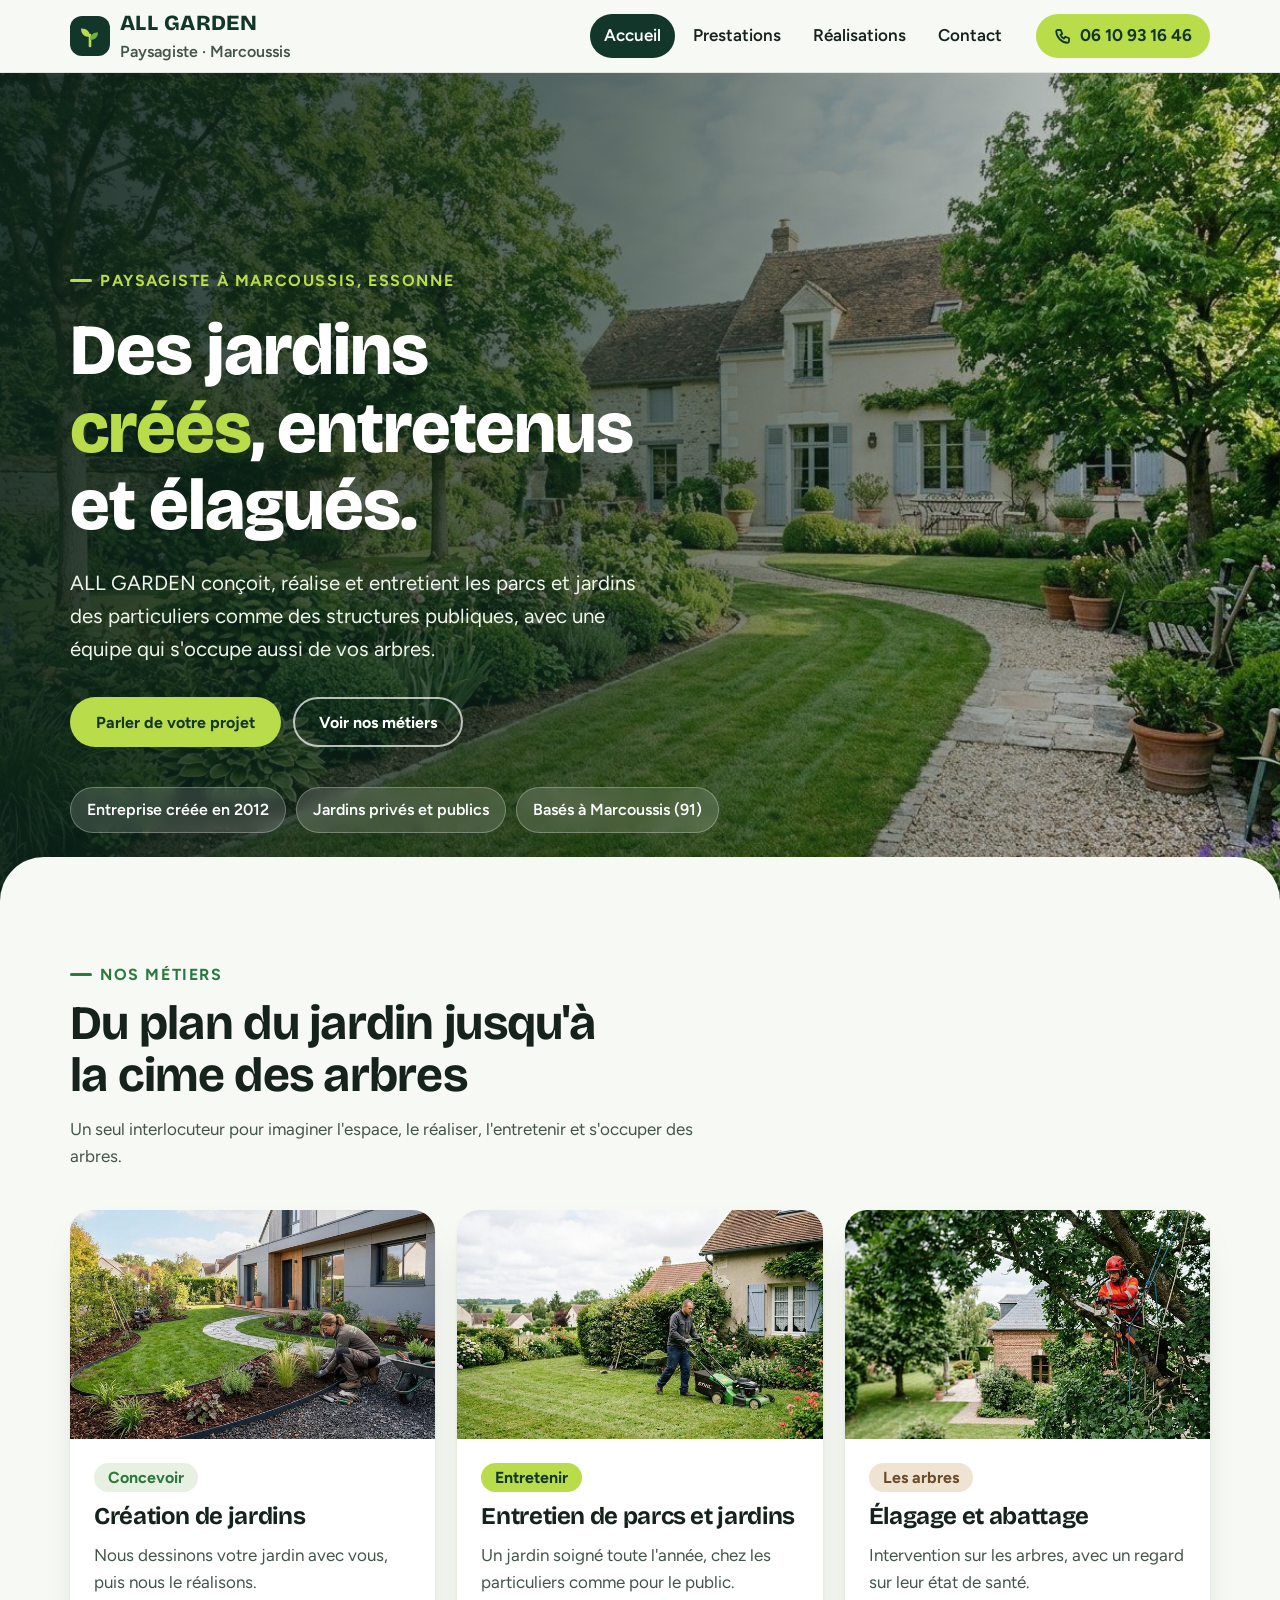
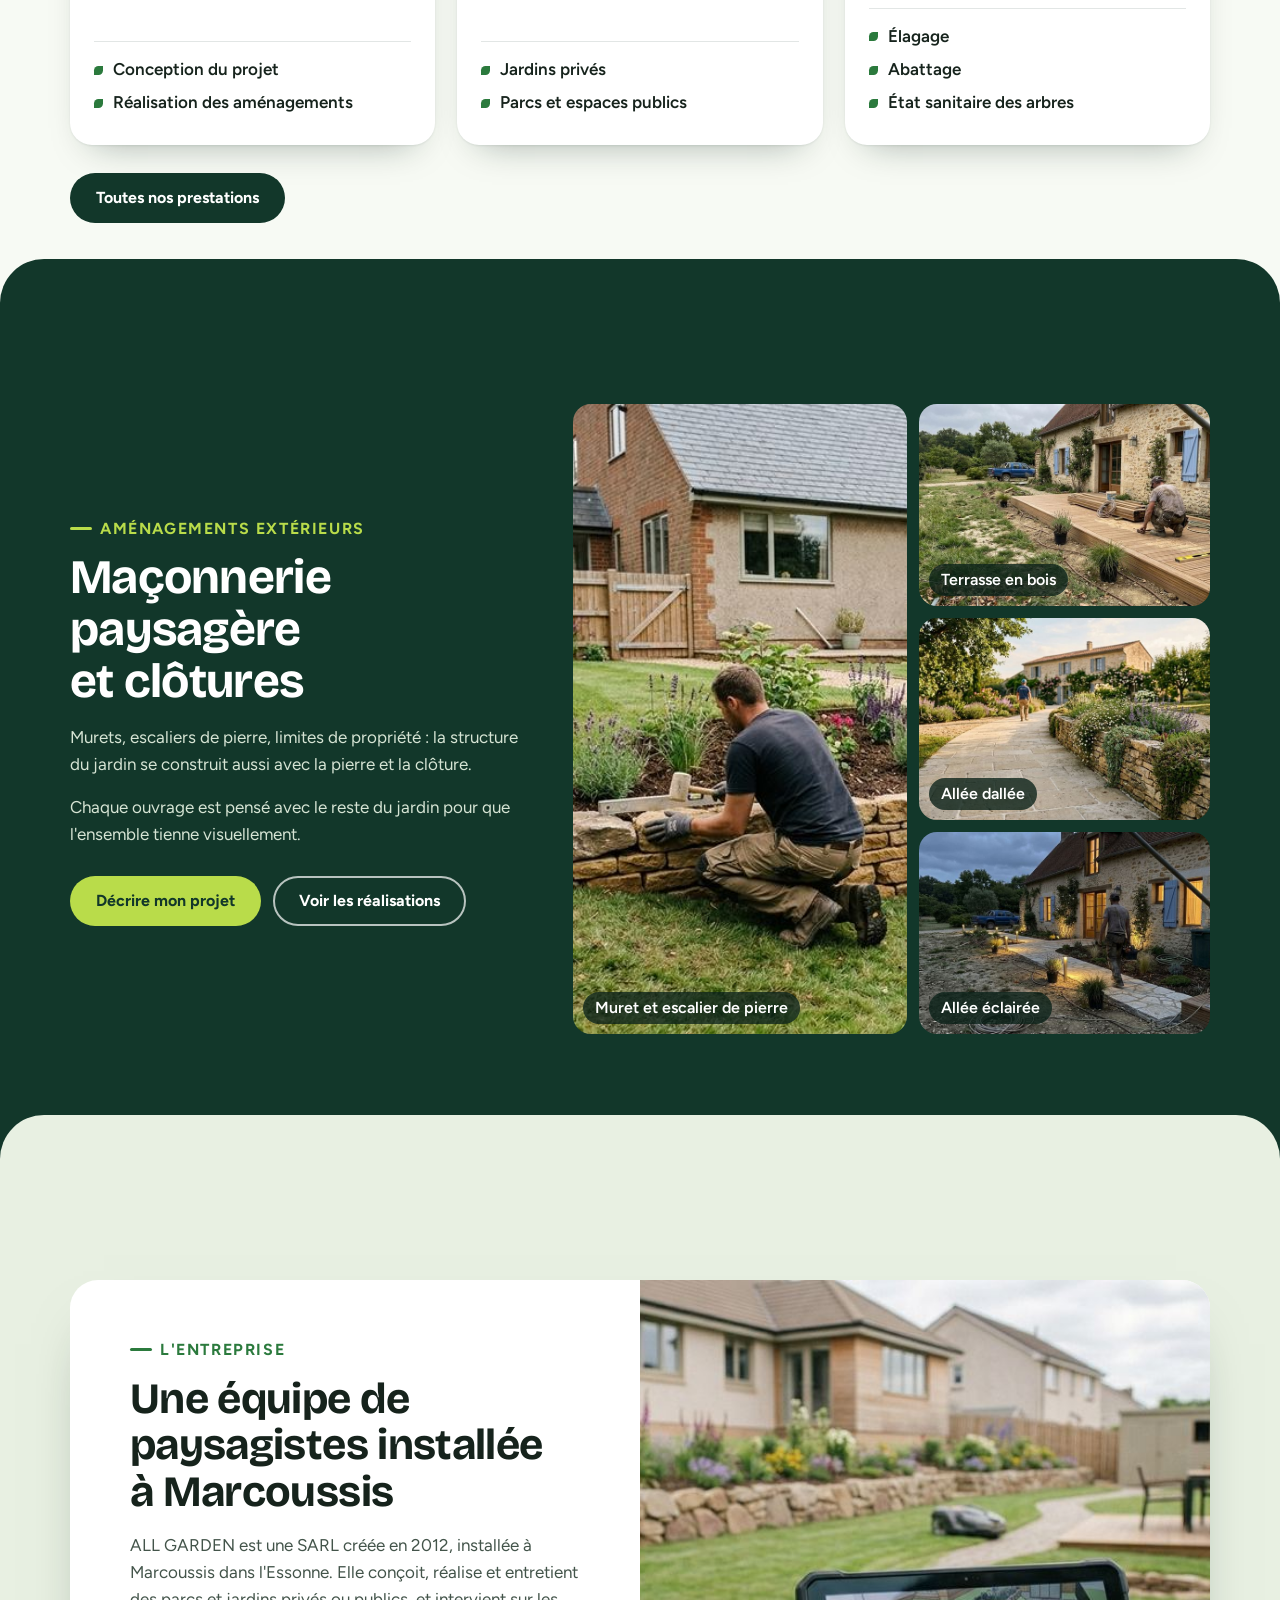
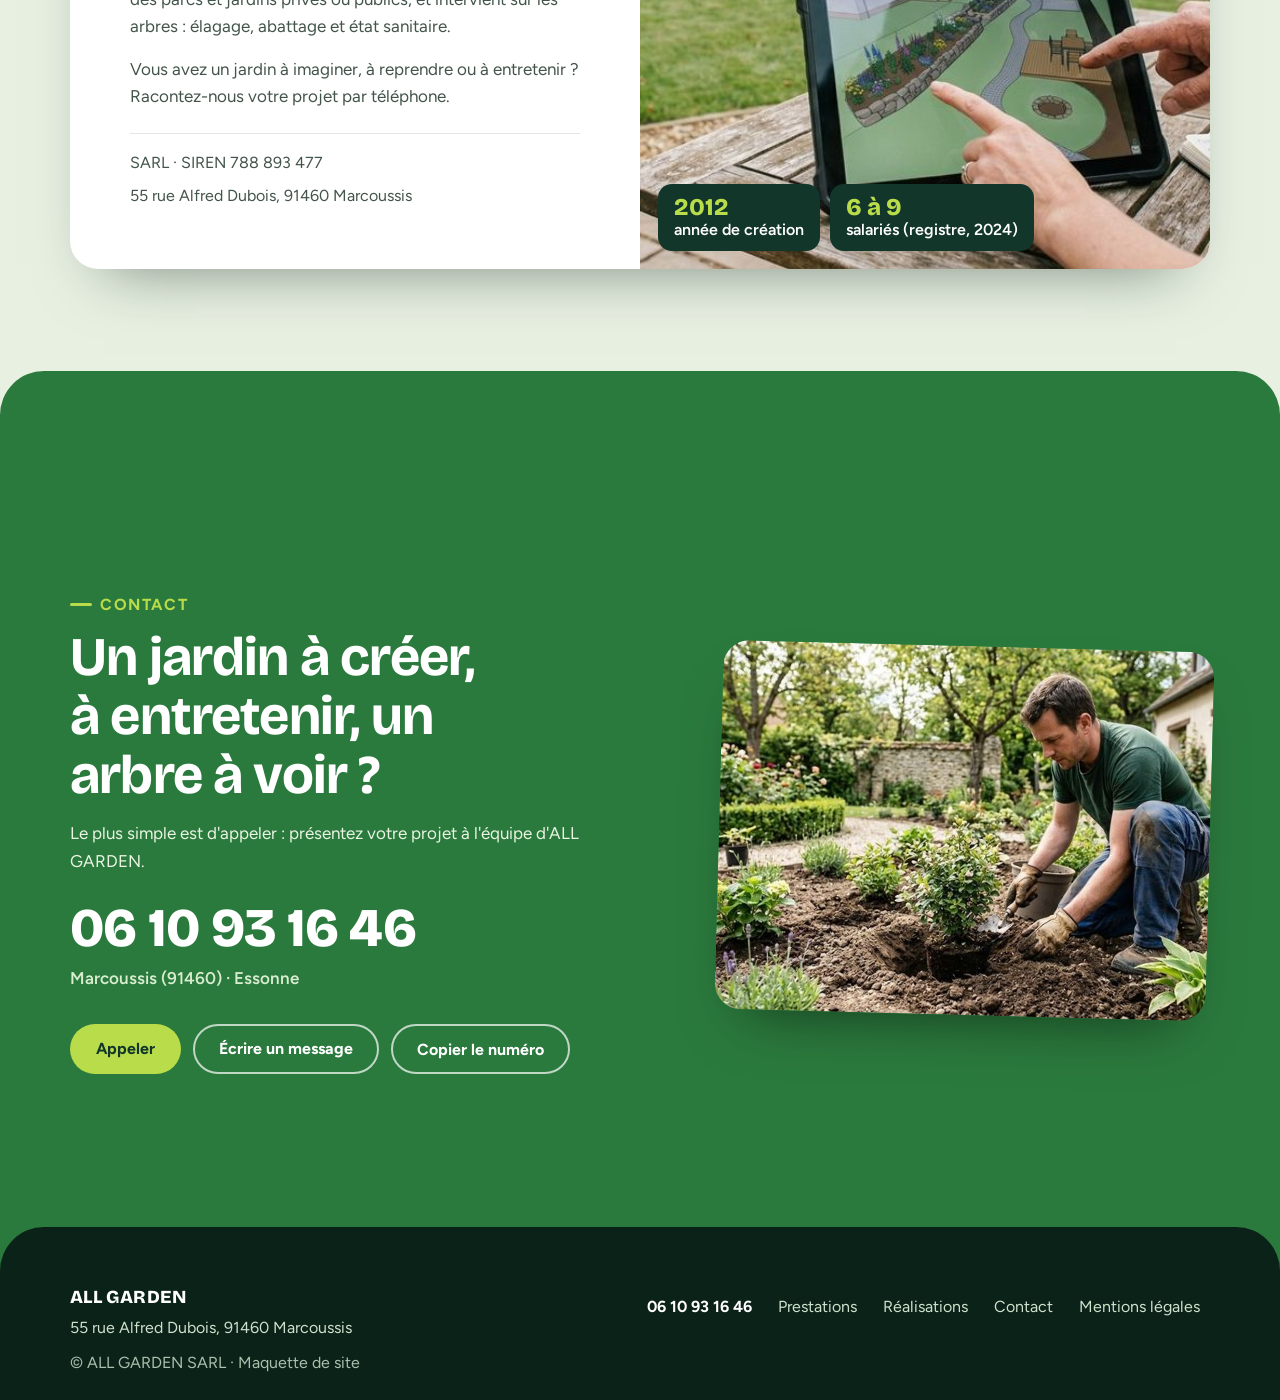
<file: index.html>
<!doctype html>
<html lang="fr">
<head>
<meta charset="utf-8">
<meta name="viewport" content="width=device-width, initial-scale=1">
<title>ALL GARDEN, paysagiste à Marcoussis (91) | Création, entretien et élagage</title>
<meta name="description" content="ALL GARDEN, paysagiste à Marcoussis (91) : conception, réalisation et entretien de parcs et jardins, élagage et abattage, maçonnerie paysagère et clôtures.">
<meta name="theme-color" content="#12372a">
<link rel="icon" href="favicon.svg" type="image/svg+xml">
<link rel="preconnect" href="https://fonts.googleapis.com">
<link rel="preconnect" href="https://fonts.gstatic.com" crossorigin>
<link rel="stylesheet" href="https://fonts.googleapis.com/css2?family=Bricolage+Grotesque:opsz,wght@12..96,500;12..96,700;12..96,800&amp;family=Figtree:wght@400;500;600;700&amp;display=swap">
<link rel="stylesheet" href="style.css">
</head>
<body>
<a class="skip" href="#contenu">Aller au contenu</a>
<header class="top">
  <div class="wrap">
    <a class="logo" href="https://webaunet.github.io/all-garden/" aria-label="ALL GARDEN, accueil">
      <svg width="40" height="40" viewBox="0 0 40 40" aria-hidden="true"><rect width="40" height="40" rx="12" fill="#12372a"/><path d="M20 30V19" stroke="#b9dc4a" stroke-width="2.6" stroke-linecap="round"/><path d="M20 21c-6 0-9-3.4-9-8.5 6 0 9 3 9 8.5Z" fill="#b9dc4a"/><path d="M20 24c5 0 8-3 8-7.5-5.2 0-8 2.6-8 7.5Z" fill="#6fae4a"/></svg>
      <span><b>ALL GARDEN</b><small>Paysagiste · Marcoussis</small></span>
    </a>
    <nav id="menu" aria-label="Navigation principale"><ul><li><a href="index.html" aria-current="page">Accueil</a></li><li><a href="prestations.html">Prestations</a></li><li><a href="realisations.html">Réalisations</a></li><li><a href="contact.html">Contact</a></li></ul></nav>
    <a class="call" href="tel:+33610931646" aria-label="Appeler le 06 10 93 16 46">
      <svg width="18" height="18" viewBox="0 0 24 24" fill="none" stroke="currentColor" stroke-width="2.4" stroke-linecap="round" stroke-linejoin="round" aria-hidden="true"><path d="M5 4h4l2 5-2.5 1.5a11 11 0 0 0 5 5L15 13l5 2v4a2 2 0 0 1-2 2A16 16 0 0 1 3 6a2 2 0 0 1 2-2Z"/></svg>
      <span>06 10 93 16 46</span>
    </a>
    <button class="burger" type="button" aria-label="Ouvrir le menu" aria-expanded="false" aria-controls="menu"><span></span></button>
  </div>
</header>
<main id="contenu">

  <section class="hero" aria-labelledby="t-hero">
    <img src="images/hero-jardin-allee.jpg" width="1408" height="768" alt="Allée de gravier sinueuse bordée de pelouse et de massifs fleuris devant une maison en pierre">
    <div class="wrap">
      <span class="eyebrow">Paysagiste à Marcoussis, Essonne</span>
      <h1 id="t-hero">Des jardins <em>créés</em>, entretenus et élagués.</h1>
      <p class="lead">ALL GARDEN conçoit, réalise et entretient les parcs et jardins des particuliers comme des structures publiques, avec une équipe qui s'occupe aussi de vos arbres.</p>
      <div class="actions">
        <a class="btn btn-lime" href="contact.html">Parler de votre projet</a>
        <a class="btn btn-line" href="#metiers">Voir nos métiers</a>
      </div>
      <ul class="facts"><li>Entreprise créée en 2012</li><li>Jardins privés et publics</li><li>Basés à Marcoussis (91)</li></ul>
    </div>
  </section>

  <section class="band metiers bg-paper" id="metiers" aria-labelledby="t-metiers">
    <div class="wrap">
      <div class="head">
        <span class="eyebrow">Nos métiers</span>
        <h2 id="t-metiers">Du plan du jardin jusqu'à la cime des arbres</h2>
        <p>Un seul interlocuteur pour imaginer l'espace, le réaliser, l'entretenir et s'occuper des arbres.</p>
      </div>
      <div class="cards">
        <article class="card"><img src="images/creation-espace-vert.jpg" width="800" height="436" alt="Massif de graminées et de vivaces planté le long d'une pelouse à bordure courbe, devant une maison contemporaine" loading="lazy"><div class="in"><span class="pill p1">Concevoir</span><h3>Création de jardins</h3><p>Nous dessinons votre jardin avec vous, puis nous le réalisons.</p><ul><li>Conception du projet</li><li>Réalisation des aménagements</li></ul></div></article>
        <article class="card"><img src="images/tonte-pelouse.jpg" width="800" height="447" alt="Jardinier tondant la pelouse d'un jardin devant une maison en pierre aux volets bleus" loading="lazy"><div class="in"><span class="pill p2">Entretenir</span><h3>Entretien de parcs et jardins</h3><p>Un jardin soigné toute l'année, chez les particuliers comme pour le public.</p><ul><li>Jardins privés</li><li>Parcs et espaces publics</li></ul></div></article>
        <article class="card"><img src="images/elagage-chene.jpg" width="800" height="447" alt="Élagueur encordé, casqué, travaillant à la tronçonneuse dans un grand chêne au-dessus d'un jardin" loading="lazy"><div class="in"><span class="pill p3">Les arbres</span><h3>Élagage et abattage</h3><p>Intervention sur les arbres, avec un regard sur leur état de santé.</p><ul><li>Élagage</li><li>Abattage</li><li>État sanitaire des arbres</li></ul></div></article>
      </div>
      <div class="actions" style="margin-top:28px"><a class="btn btn-dark" href="prestations.html">Toutes nos prestations</a></div>
    </div>
  </section>

  <section class="band dur" id="amenagements" aria-labelledby="t-dur">
    <div class="wrap grid">
      <div class="txt">
        <span class="eyebrow">Aménagements extérieurs</span>
        <h2 id="t-dur">Maçonnerie paysagère et clôtures</h2>
        <p>Murets, escaliers de pierre, limites de propriété : la structure du jardin se construit aussi avec la pierre et la clôture.</p>
        <p>Chaque ouvrage est pensé avec le reste du jardin pour que l'ensemble tienne visuellement.</p>
        <div class="actions"><a class="btn btn-lime" href="contact.html">Décrire mon projet</a><a class="btn btn-line" href="realisations.html">Voir les réalisations</a></div>
      </div>
      <div class="mosaic">
        <figure><img src="images/muret-pierre-escalier.jpg" width="1000" height="545" alt="Muret de pierres et escalier de pierre en construction dans un jardin, avec une maison en briques au fond" loading="lazy" style="object-position:25% 60%"><figcaption>Muret et escalier de pierre</figcaption></figure>
        <figure><img src="images/terrasse-bois.jpg" width="800" height="436" alt="Pose d'une terrasse en bois devant une maison en pierre" loading="lazy"><figcaption>Terrasse en bois</figcaption></figure>
        <figure><img src="images/allee-pierre-muret.jpg" width="800" height="436" alt="Allée dallée de pierre claire longeant un muret de pierres et des massifs fleuris" loading="lazy"><figcaption>Allée dallée</figcaption></figure>
        <figure><img src="images/allee-dallee-soir.jpg" width="800" height="436" alt="Allée dallée éclairée par des balises, menant à une maison en pierre au crépuscule" loading="lazy"><figcaption>Allée éclairée</figcaption></figure>
      </div>
    </div>
  </section>

  <section class="band apropos" id="apropos" aria-labelledby="t-apropos">
    <div class="wrap">
      <div class="about">
        <div class="copy">
          <span class="eyebrow">L'entreprise</span>
          <h2 id="t-apropos">Une équipe de paysagistes installée à Marcoussis</h2>
          <p>ALL GARDEN est une SARL créée en 2012, installée à Marcoussis dans l'Essonne. Elle conçoit, réalise et entretient des parcs et jardins privés ou publics, et intervient sur les arbres : élagage, abattage et état sanitaire.</p>
          <p>Vous avez un jardin à imaginer, à reprendre ou à entretenir ? Racontez-nous votre projet par téléphone.</p>
          <div class="ident"><span>SARL · SIREN 788 893 477</span><span>55 rue Alfred Dubois, 91460 Marcoussis</span></div>
        </div>
        <div class="visual">
          <img src="images/conception-tablette.jpg" width="1000" height="545" alt="Deux personnes consultant un plan de jardin en 3D sur une tablette, avec un massif bordé d'un muret de pierre en arrière-plan" loading="lazy">
          <div class="stamp"><span><b>2012</b>année de création</span><span><b>6 à 9</b>salariés (registre, 2024)</span></div>
        </div>
      </div>
    </div>
  </section>

  <section class="band contact" id="contact" aria-labelledby="t-contact">
    <div class="wrap grid">
      <div>
        <span class="eyebrow">Contact</span>
        <h2 id="t-contact">Un jardin à créer, à entretenir, un arbre à voir ?</h2>
        <p>Le plus simple est d'appeler : présentez votre projet à l'équipe d'ALL GARDEN.</p>
        <span class="tel" id="tel-txt">06 10 93 16 46</span>
        <div class="loc">Marcoussis (91460) · Essonne</div>
        <div class="actions">
          <a class="btn btn-lime" href="tel:+33610931646">Appeler</a>
          <a class="btn btn-line" href="contact.html">Écrire un message</a>
          <button class="btn btn-line" type="button" id="copy">Copier le numéro</button>
        </div>
      </div>
      <figure><img src="images/plantation.jpg" width="800" height="437" alt="Jardinier à genoux plantant un arbuste dans un massif fraîchement ameubli" loading="lazy"></figure>
    </div>
  </section>
</main>
<footer>
  <div class="wrap">
    <div class="row">
      <div class="id"><b>ALL GARDEN</b><address>55 rue Alfred Dubois, 91460 Marcoussis</address></div>
      <ul aria-label="Liens du pied de page"><li class="t"><a href="tel:+33610931646">06 10 93 16 46</a></li><li><a href="prestations.html">Prestations</a></li><li><a href="realisations.html">Réalisations</a></li><li><a href="contact.html">Contact</a></li><li class="m"><a href="mentions-legales.html">Mentions légales</a></li></ul>
    </div>
    <div class="legal">© ALL GARDEN SARL · Maquette de site</div>
  </div>
</footer>
<div class="toast" id="toast" role="status" aria-live="polite"></div>
<script src="script.js"></script>
</body>
</html>
</file>
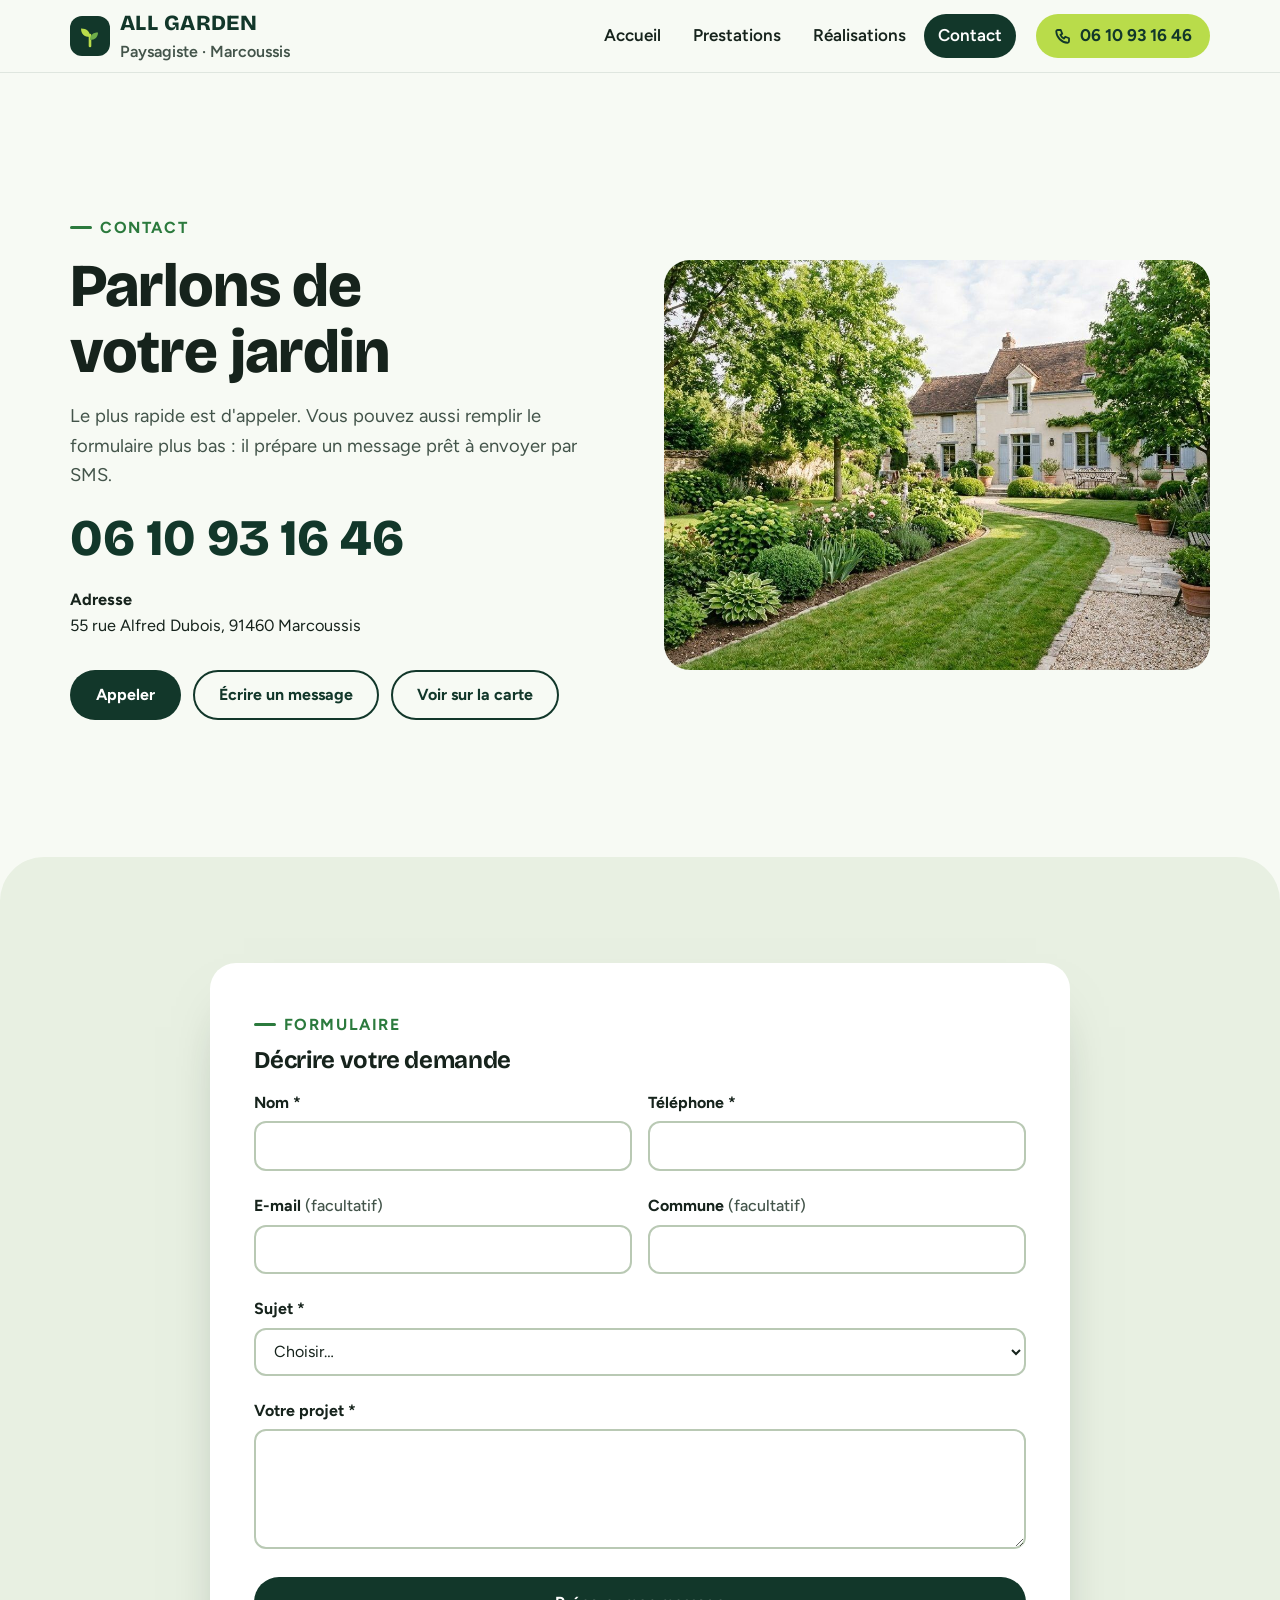
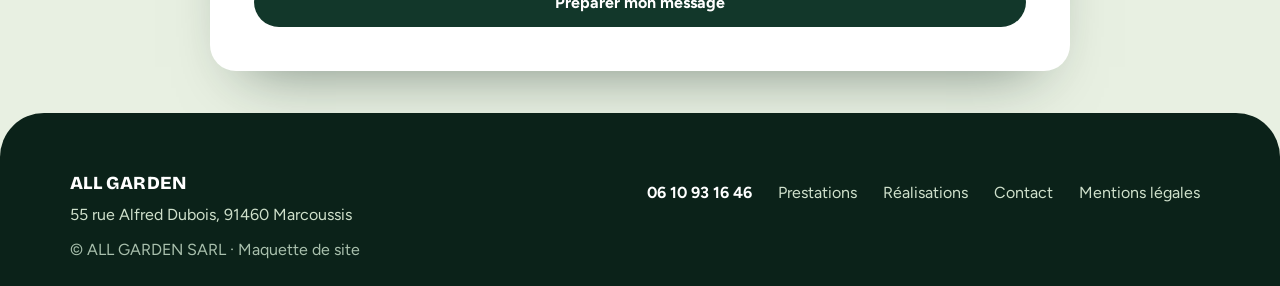
<file: contact.html>
<!doctype html>
<html lang="fr">
<head>
<meta charset="utf-8">
<meta name="viewport" content="width=device-width, initial-scale=1">
<title>Contacter ALL GARDEN, paysagiste à Marcoussis</title>
<meta name="description" content="Contactez ALL GARDEN, paysagiste à Marcoussis (91460) : téléphone 06 10 93 16 46 ou formulaire pour préparer votre message.">
<meta name="theme-color" content="#12372a">
<link rel="icon" href="favicon.svg" type="image/svg+xml">
<link rel="preconnect" href="https://fonts.googleapis.com">
<link rel="preconnect" href="https://fonts.gstatic.com" crossorigin>
<link rel="stylesheet" href="https://fonts.googleapis.com/css2?family=Bricolage+Grotesque:opsz,wght@12..96,500;12..96,700;12..96,800&amp;family=Figtree:wght@400;500;600;700&amp;display=swap">
<link rel="stylesheet" href="style.css">
</head>
<body>
<a class="skip" href="#contenu">Aller au contenu</a>
<header class="top">
  <div class="wrap">
    <a class="logo" href="https://webaunet.github.io/all-garden/" aria-label="ALL GARDEN, accueil">
      <svg width="40" height="40" viewBox="0 0 40 40" aria-hidden="true"><rect width="40" height="40" rx="12" fill="#12372a"/><path d="M20 30V19" stroke="#b9dc4a" stroke-width="2.6" stroke-linecap="round"/><path d="M20 21c-6 0-9-3.4-9-8.5 6 0 9 3 9 8.5Z" fill="#b9dc4a"/><path d="M20 24c5 0 8-3 8-7.5-5.2 0-8 2.6-8 7.5Z" fill="#6fae4a"/></svg>
      <span><b>ALL GARDEN</b><small>Paysagiste · Marcoussis</small></span>
    </a>
    <nav id="menu" aria-label="Navigation principale"><ul><li><a href="index.html">Accueil</a></li><li><a href="prestations.html">Prestations</a></li><li><a href="realisations.html">Réalisations</a></li><li><a href="contact.html" aria-current="page">Contact</a></li></ul></nav>
    <a class="call" href="tel:+33610931646" aria-label="Appeler le 06 10 93 16 46">
      <svg width="18" height="18" viewBox="0 0 24 24" fill="none" stroke="currentColor" stroke-width="2.4" stroke-linecap="round" stroke-linejoin="round" aria-hidden="true"><path d="M5 4h4l2 5-2.5 1.5a11 11 0 0 0 5 5L15 13l5 2v4a2 2 0 0 1-2 2A16 16 0 0 1 3 6a2 2 0 0 1 2-2Z"/></svg>
      <span>06 10 93 16 46</span>
    </a>
    <button class="burger" type="button" aria-label="Ouvrir le menu" aria-expanded="false" aria-controls="menu"><span></span></button>
  </div>
</header>
<main id="contenu">

  <section class="ph bg-paper" aria-labelledby="t-ph">
    <div class="wrap g2">
      <div>
        <span class="eyebrow" style="color:var(--leaf)">Contact</span>
        <h1 id="t-ph">Parlons de votre jardin</h1>
        <p class="lead" style="color:var(--ink-soft)">Le plus rapide est d'appeler. Vous pouvez aussi remplir le formulaire plus bas : il prépare un message prêt à envoyer par SMS.</p>
        <a class="bigtel" href="tel:+33610931646">06 10 93 16 46</a>
        <div class="info"><div><b>Adresse</b><br>55 rue Alfred Dubois, 91460 Marcoussis</div></div>
        <div class="actions"><a class="btn btn-dark" href="tel:+33610931646">Appeler</a><a class="btn btn-ghost" href="#formulaire">Écrire un message</a><a class="btn btn-ghost" href="https://www.google.com/maps/search/?api=1&amp;query=55+rue+Alfred+Dubois+91460+Marcoussis" target="_blank" rel="noopener">Voir sur la carte</a></div>
      </div>
      <figure class="cfig"><img src="images/hero-jardin-allee.jpg" width="1408" height="768" alt="Allée de gravier sinueuse bordée de pelouse et de massifs fleuris devant une maison en pierre" style="object-position:50% 60%"></figure>
    </div>
  </section>

  <section class="band bg-mist" id="formulaire" aria-labelledby="t-f">
    <div class="wrap">
      <div class="formcard">
        <span class="eyebrow" style="color:var(--leaf)">Formulaire</span>
        <h2 class="sect-h" id="t-f">Décrire votre demande</h2>
        <form id="form-contact" novalidate>
          <div class="row2">
            <div class="fld"><label for="nom">Nom <span aria-hidden="true">*</span></label><input id="nom" name="nom" type="text" autocomplete="name" required aria-describedby="err-nom"><div class="err" id="err-nom" aria-live="polite"></div></div>
            <div class="fld"><label for="tel">Téléphone <span aria-hidden="true">*</span></label><input id="tel" name="tel" type="tel" autocomplete="tel" inputmode="tel" required aria-describedby="err-tel"><div class="err" id="err-tel" aria-live="polite"></div></div>
          </div>
          <div class="row2">
            <div class="fld"><label for="email">E-mail <span class="opt">(facultatif)</span></label><input id="email" name="email" type="email" autocomplete="email" aria-describedby="err-email"><div class="err" id="err-email" aria-live="polite"></div></div>
            <div class="fld"><label for="commune">Commune <span class="opt">(facultatif)</span></label><input id="commune" name="commune" type="text" autocomplete="address-level2"><div class="err" aria-hidden="true"></div></div>
          </div>
          <div class="fld"><label for="besoin">Sujet <span aria-hidden="true">*</span></label><select id="besoin" name="besoin" required aria-describedby="err-besoin"><option value="">Choisir…</option><option>Création de jardin</option><option>Entretien de parc ou de jardin</option><option>Élagage ou abattage</option><option>Maçonnerie paysagère ou clôture</option><option>Autre demande</option></select><div class="err" id="err-besoin" aria-live="polite"></div></div>
          <div class="fld"><label for="message">Votre projet <span aria-hidden="true">*</span></label><textarea id="message" name="message" required aria-describedby="err-message"></textarea><div class="err" id="err-message" aria-live="polite"></div></div>
          <button class="btn btn-dark" type="submit">Préparer mon message</button>
        </form>
        <div class="recap" id="recap" hidden>
          <h3 tabindex="-1">Votre message est prêt</h3>
          <pre id="recap-txt"></pre>
          <div class="actions">
            <a class="btn btn-dark" id="recap-sms" href="sms:+33610931646">Envoyer par SMS</a>
            <button class="btn btn-ghost" type="button" id="recap-copy">Copier</button>
            <a class="btn btn-ghost" href="tel:+33610931646">Appeler</a>
          </div>
          <p class="note">Rien n'est envoyé automatiquement : choisissez SMS, copie ou appel.</p>
        </div>
      </div>
    </div>
  </section>
</main>
<footer>
  <div class="wrap">
    <div class="row">
      <div class="id"><b>ALL GARDEN</b><address>55 rue Alfred Dubois, 91460 Marcoussis</address></div>
      <ul aria-label="Liens du pied de page"><li class="t"><a href="tel:+33610931646">06 10 93 16 46</a></li><li><a href="prestations.html">Prestations</a></li><li><a href="realisations.html">Réalisations</a></li><li><a href="contact.html">Contact</a></li><li class="m"><a href="mentions-legales.html">Mentions légales</a></li></ul>
    </div>
    <div class="legal">© ALL GARDEN SARL · Maquette de site</div>
  </div>
</footer>
<div class="toast" id="toast" role="status" aria-live="polite"></div>
<script src="script.js"></script>
</body>
</html>
</file>
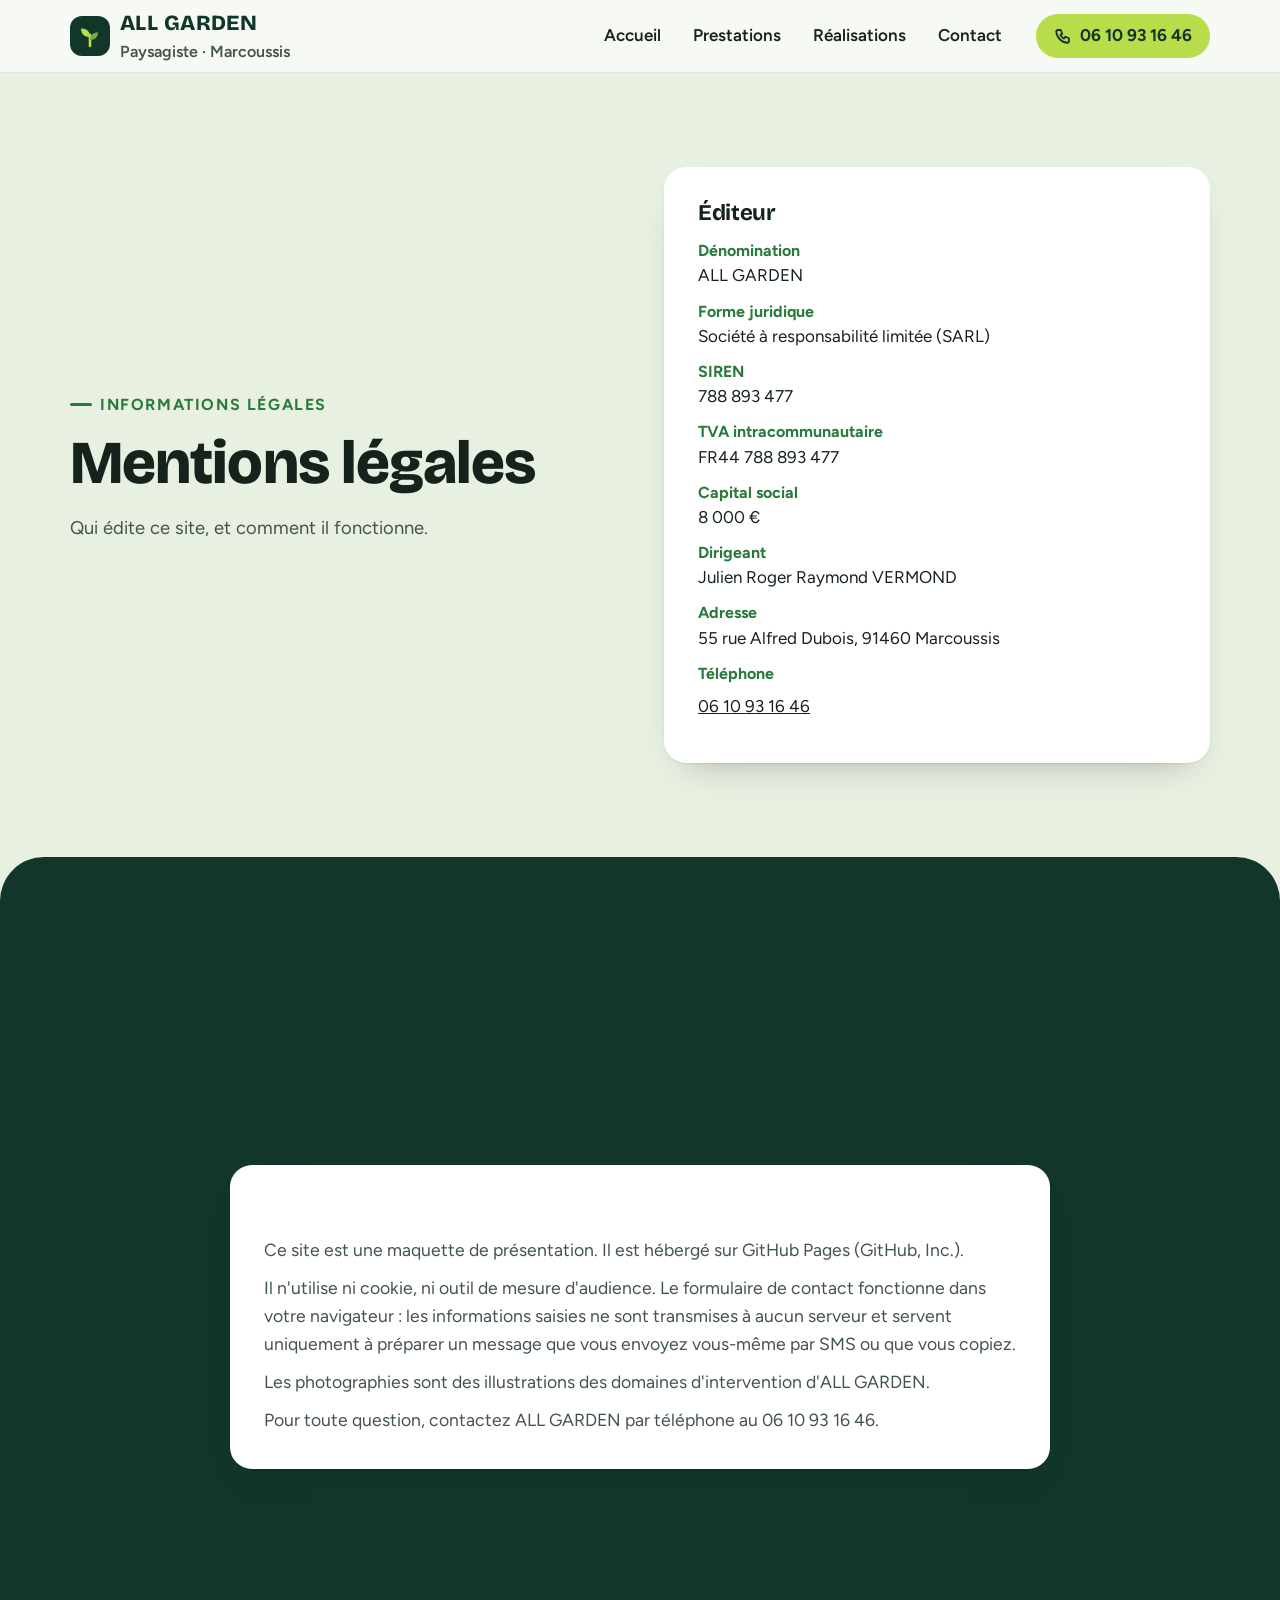
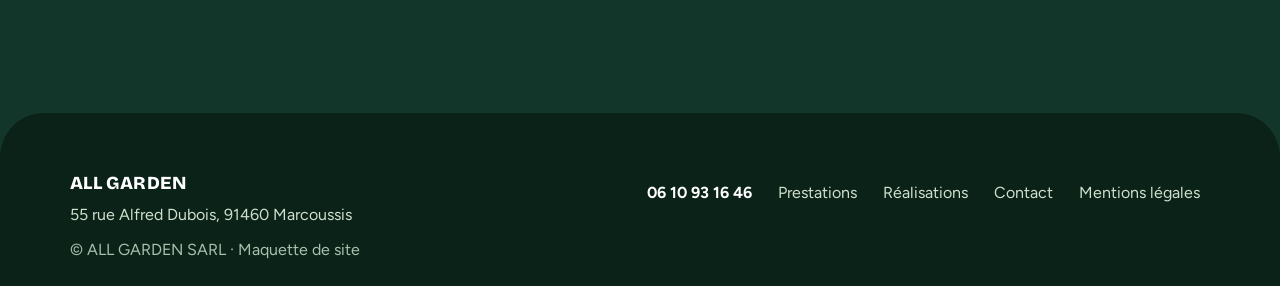
<file: mentions-legales.html>
<!doctype html>
<html lang="fr">
<head>
<meta charset="utf-8">
<meta name="viewport" content="width=device-width, initial-scale=1">
<title>Mentions légales | ALL GARDEN, paysagiste à Marcoussis</title>
<meta name="description" content="Mentions légales du site d'ALL GARDEN, paysagiste à Marcoussis (91) : éditeur, immatriculation et fonctionnement du site.">
<meta name="theme-color" content="#12372a">
<link rel="icon" href="favicon.svg" type="image/svg+xml">
<link rel="preconnect" href="https://fonts.googleapis.com">
<link rel="preconnect" href="https://fonts.gstatic.com" crossorigin>
<link rel="stylesheet" href="https://fonts.googleapis.com/css2?family=Bricolage+Grotesque:opsz,wght@12..96,500;12..96,700;12..96,800&amp;family=Figtree:wght@400;500;600;700&amp;display=swap">
<link rel="stylesheet" href="style.css">
</head>
<body>
<a class="skip" href="#contenu">Aller au contenu</a>
<header class="top">
  <div class="wrap">
    <a class="logo" href="https://webaunet.github.io/all-garden/" aria-label="ALL GARDEN, accueil">
      <svg width="40" height="40" viewBox="0 0 40 40" aria-hidden="true"><rect width="40" height="40" rx="12" fill="#12372a"/><path d="M20 30V19" stroke="#b9dc4a" stroke-width="2.6" stroke-linecap="round"/><path d="M20 21c-6 0-9-3.4-9-8.5 6 0 9 3 9 8.5Z" fill="#b9dc4a"/><path d="M20 24c5 0 8-3 8-7.5-5.2 0-8 2.6-8 7.5Z" fill="#6fae4a"/></svg>
      <span><b>ALL GARDEN</b><small>Paysagiste · Marcoussis</small></span>
    </a>
    <nav id="menu" aria-label="Navigation principale"><ul><li><a href="index.html">Accueil</a></li><li><a href="prestations.html">Prestations</a></li><li><a href="realisations.html">Réalisations</a></li><li><a href="contact.html">Contact</a></li></ul></nav>
    <a class="call" href="tel:+33610931646" aria-label="Appeler le 06 10 93 16 46">
      <svg width="18" height="18" viewBox="0 0 24 24" fill="none" stroke="currentColor" stroke-width="2.4" stroke-linecap="round" stroke-linejoin="round" aria-hidden="true"><path d="M5 4h4l2 5-2.5 1.5a11 11 0 0 0 5 5L15 13l5 2v4a2 2 0 0 1-2 2A16 16 0 0 1 3 6a2 2 0 0 1 2-2Z"/></svg>
      <span>06 10 93 16 46</span>
    </a>
    <button class="burger" type="button" aria-label="Ouvrir le menu" aria-expanded="false" aria-controls="menu"><span></span></button>
  </div>
</header>
<main id="contenu">

  <section class="ph bg-mist" aria-labelledby="t-ph">
    <div class="wrap g2">
      <div>
        <span class="eyebrow">Informations légales</span>
        <h1 id="t-ph">Mentions légales</h1>
        <p class="lead">Qui édite ce site, et comment il fonctionne.</p>
      </div>
      <section class="doc" aria-labelledby="t-ed">
        <h2 id="t-ed">Éditeur</h2>
        <dl>
          <div><dt>Dénomination</dt><dd>ALL GARDEN</dd></div>
          <div><dt>Forme juridique</dt><dd>Société à responsabilité limitée (SARL)</dd></div>
          <div><dt>SIREN</dt><dd>788 893 477</dd></div>
          <div><dt>TVA intracommunautaire</dt><dd>FR44 788 893 477</dd></div>
          <div><dt>Capital social</dt><dd>8 000 €</dd></div>
          <div><dt>Dirigeant</dt><dd>Julien Roger Raymond VERMOND</dd></div>
          <div><dt>Adresse</dt><dd>55 rue Alfred Dubois, 91460 Marcoussis</dd></div>
          <div><dt>Téléphone</dt><dd><a href="tel:+33610931646">06 10 93 16 46</a></dd></div>
        </dl>
      </section>
    </div>
  </section>

  <section class="band bg-forest" aria-labelledby="t-si">
    <div class="wrap">
      <div class="doc doc-wide">
        <h2 id="t-si">Ce site</h2>
        <p>Ce site est une maquette de présentation. Il est hébergé sur GitHub Pages (GitHub, Inc.).</p>
        <p>Il n'utilise ni cookie, ni outil de mesure d'audience. Le formulaire de contact fonctionne dans votre navigateur : les informations saisies ne sont transmises à aucun serveur et servent uniquement à préparer un message que vous envoyez vous-même par SMS ou que vous copiez.</p>
        <p>Les photographies sont des illustrations des domaines d'intervention d'ALL GARDEN.</p>
        <p>Pour toute question, contactez ALL GARDEN par téléphone au 06 10 93 16 46.</p>
      </div>
    </div>
  </section>
</main>
<footer>
  <div class="wrap">
    <div class="row">
      <div class="id"><b>ALL GARDEN</b><address>55 rue Alfred Dubois, 91460 Marcoussis</address></div>
      <ul aria-label="Liens du pied de page"><li class="t"><a href="tel:+33610931646">06 10 93 16 46</a></li><li><a href="prestations.html">Prestations</a></li><li><a href="realisations.html">Réalisations</a></li><li><a href="contact.html">Contact</a></li><li class="m"><a href="mentions-legales.html">Mentions légales</a></li></ul>
    </div>
    <div class="legal">© ALL GARDEN SARL · Maquette de site</div>
  </div>
</footer>
<div class="toast" id="toast" role="status" aria-live="polite"></div>
<script src="script.js"></script>
</body>
</html>
</file>
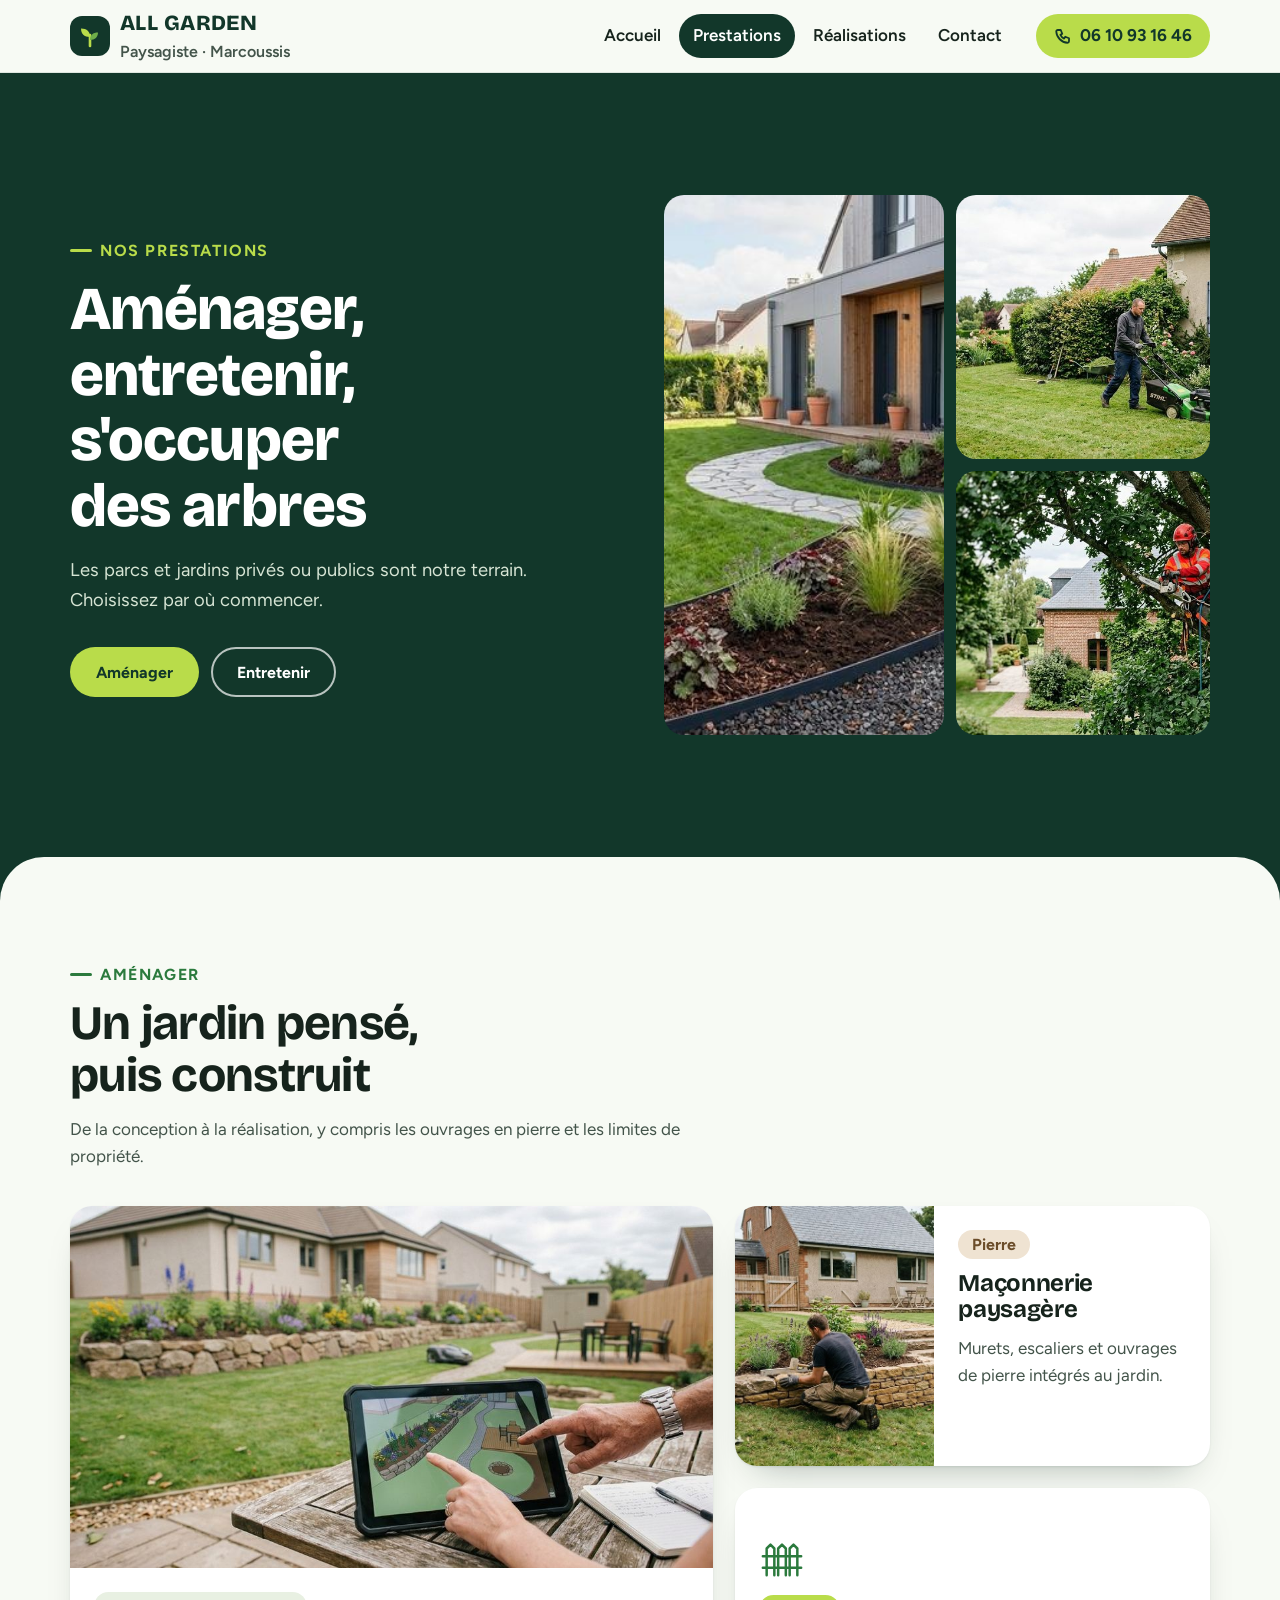
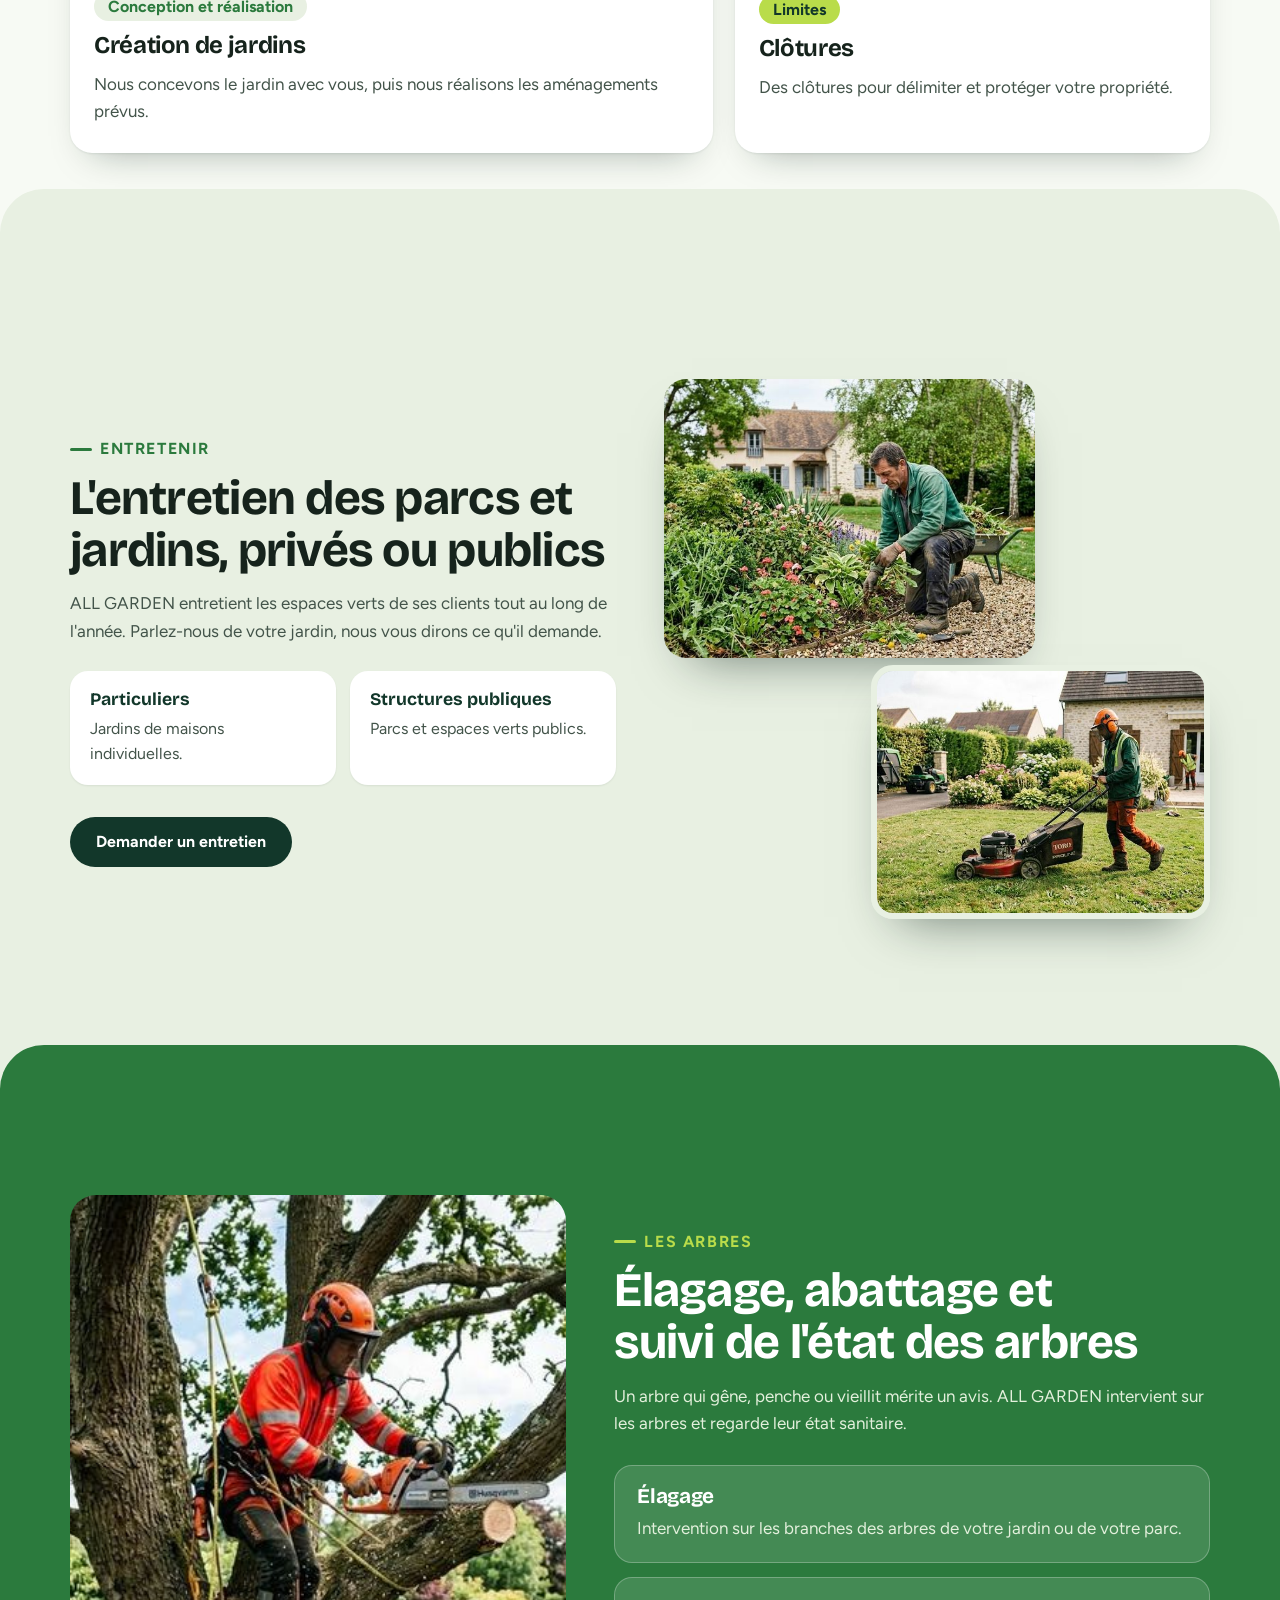
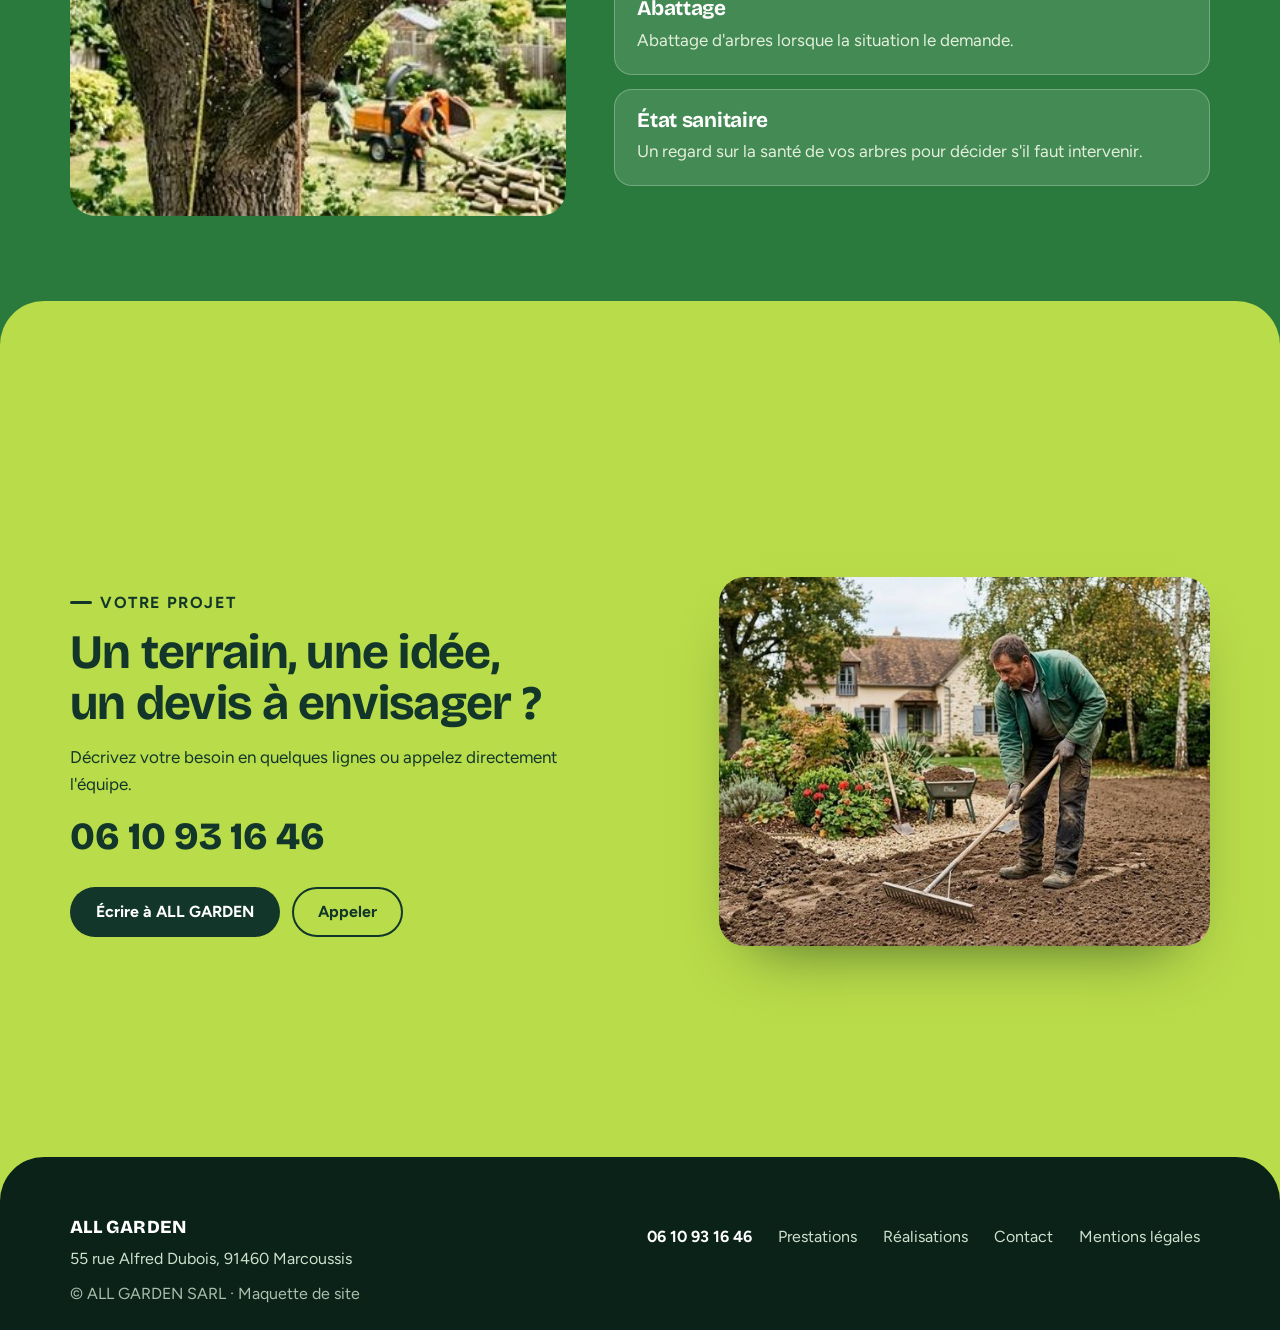
<file: prestations.html>
<!doctype html>
<html lang="fr">
<head>
<meta charset="utf-8">
<meta name="viewport" content="width=device-width, initial-scale=1">
<title>Prestations d'un paysagiste à Marcoussis | ALL GARDEN</title>
<meta name="description" content="Création de jardins, entretien de parcs et jardins, élagage, abattage, maçonnerie paysagère et clôtures : les prestations d'ALL GARDEN à Marcoussis (91).">
<meta name="theme-color" content="#12372a">
<link rel="icon" href="favicon.svg" type="image/svg+xml">
<link rel="preconnect" href="https://fonts.googleapis.com">
<link rel="preconnect" href="https://fonts.gstatic.com" crossorigin>
<link rel="stylesheet" href="https://fonts.googleapis.com/css2?family=Bricolage+Grotesque:opsz,wght@12..96,500;12..96,700;12..96,800&amp;family=Figtree:wght@400;500;600;700&amp;display=swap">
<link rel="stylesheet" href="style.css">
</head>
<body>
<a class="skip" href="#contenu">Aller au contenu</a>
<header class="top">
  <div class="wrap">
    <a class="logo" href="https://webaunet.github.io/all-garden/" aria-label="ALL GARDEN, accueil">
      <svg width="40" height="40" viewBox="0 0 40 40" aria-hidden="true"><rect width="40" height="40" rx="12" fill="#12372a"/><path d="M20 30V19" stroke="#b9dc4a" stroke-width="2.6" stroke-linecap="round"/><path d="M20 21c-6 0-9-3.4-9-8.5 6 0 9 3 9 8.5Z" fill="#b9dc4a"/><path d="M20 24c5 0 8-3 8-7.5-5.2 0-8 2.6-8 7.5Z" fill="#6fae4a"/></svg>
      <span><b>ALL GARDEN</b><small>Paysagiste · Marcoussis</small></span>
    </a>
    <nav id="menu" aria-label="Navigation principale"><ul><li><a href="index.html">Accueil</a></li><li><a href="prestations.html" aria-current="page">Prestations</a></li><li><a href="realisations.html">Réalisations</a></li><li><a href="contact.html">Contact</a></li></ul></nav>
    <a class="call" href="tel:+33610931646" aria-label="Appeler le 06 10 93 16 46">
      <svg width="18" height="18" viewBox="0 0 24 24" fill="none" stroke="currentColor" stroke-width="2.4" stroke-linecap="round" stroke-linejoin="round" aria-hidden="true"><path d="M5 4h4l2 5-2.5 1.5a11 11 0 0 0 5 5L15 13l5 2v4a2 2 0 0 1-2 2A16 16 0 0 1 3 6a2 2 0 0 1 2-2Z"/></svg>
      <span>06 10 93 16 46</span>
    </a>
    <button class="burger" type="button" aria-label="Ouvrir le menu" aria-expanded="false" aria-controls="menu"><span></span></button>
  </div>
</header>
<main id="contenu">

  <section class="ph bg-forest" aria-labelledby="t-ph">
    <div class="wrap g2">
      <div>
        <span class="eyebrow">Nos prestations</span>
        <h1 id="t-ph">Aménager, entretenir, s'occuper des arbres</h1>
        <p class="lead">Les parcs et jardins privés ou publics sont notre terrain. Choisissez par où commencer.</p>
        <div class="actions"><a class="btn btn-lime" href="#amenager">Aménager</a><a class="btn btn-line" href="#entretenir">Entretenir</a></div>
      </div>
      <div class="trio">
        <figure><img src="images/creation-espace-vert.jpg" width="800" height="436" alt="Massif de graminées et de vivaces planté le long d'une pelouse à bordure courbe, devant une maison contemporaine"></figure>
        <figure><img src="images/tonte-pelouse.jpg" width="800" height="447" alt="Jardinier tondant la pelouse d'un jardin devant une maison en pierre aux volets bleus"></figure>
        <figure><img src="images/elagage-chene.jpg" width="800" height="447" alt="Élagueur encordé, casqué, travaillant à la tronçonneuse dans un grand chêne au-dessus d'un jardin"></figure>
      </div>
    </div>
  </section>

  <section class="band amenager bg-paper" id="amenager" aria-labelledby="t-am">
    <div class="wrap">
      <div class="head"><span class="eyebrow">Aménager</span><h2 id="t-am">Un jardin pensé, puis construit</h2><p>De la conception à la réalisation, y compris les ouvrages en pierre et les limites de propriété.</p></div>
      <div class="grid">
        <article class="card wide"><img src="images/conception-tablette.jpg" width="1000" height="545" alt="Deux personnes consultant un plan de jardin en 3D sur une tablette, avec un massif bordé d'un muret de pierre en arrière-plan" loading="lazy"><div class="in"><span class="pill p1">Conception et réalisation</span><h3>Création de jardins</h3><p>Nous concevons le jardin avec vous, puis nous réalisons les aménagements prévus.</p></div></article>
        <div class="stack">
          <article class="card row"><img src="images/muret-pierre-escalier.jpg" width="1000" height="545" alt="Muret de pierres et escalier de pierre en construction dans un jardin, avec une maison en briques au fond" loading="lazy" style="object-position:25% 60%"><div class="in"><span class="pill p3">Pierre</span><h3>Maçonnerie paysagère</h3><p>Murets, escaliers et ouvrages de pierre intégrés au jardin.</p></div></article>
          <article class="card ico"><div class="in"><svg viewBox="0 0 48 48" fill="none" stroke="currentColor" stroke-width="2.6" stroke-linecap="round" stroke-linejoin="round" aria-hidden="true"><path d="M8 40V12l4-4 4 4v28M20 40V12l4-4 4 4v28M32 40V12l4-4 4 4v28M4 20h40M4 32h40"/></svg><span class="pill p2">Limites</span><h3>Clôtures</h3><p>Des clôtures pour délimiter et protéger votre propriété.</p></div></article>
        </div>
      </div>
    </div>
  </section>

  <section class="band bg-mist" id="entretenir" aria-labelledby="t-en">
    <div class="wrap g2" style="display:grid;grid-template-columns:1fr 1fr;gap:48px;align-items:center">
      <div>
        <span class="eyebrow" style="color:var(--leaf)">Entretenir</span>
        <h2 class="sect-h" id="t-en">L'entretien des parcs et jardins, privés ou publics</h2>
        <p class="sect-p">ALL GARDEN entretient les espaces verts de ses clients tout au long de l'année. Parlez-nous de votre jardin, nous vous dirons ce qu'il demande.</p>
        <div class="aud"><div><b>Particuliers</b><span>Jardins de maisons individuelles.</span></div><div><b>Structures publiques</b><span>Parcs et espaces verts publics.</span></div></div>
        <div class="actions"><a class="btn btn-dark" href="contact.html">Demander un entretien</a></div>
      </div>
      <div class="duo">
        <figure><img src="images/entretien-massif.jpg" width="800" height="437" alt="Jardinier agenouillé entretenant un massif de fleurs et de vivaces, avec une brouette, le long d'une allée de gravier" loading="lazy"></figure>
        <figure><img src="images/tondeuse-rouge.jpg" width="800" height="447" alt="Jardinier en gilet vert poussant une tondeuse rouge sur une pelouse, devant une maison en pierre" loading="lazy"></figure>
      </div>
    </div>
  </section>

  <section class="band arbres bg-leaf" id="arbres" aria-labelledby="t-ar">
    <div class="wrap g2">
      <figure><img src="images/elagage-cordiste.jpg" width="800" height="436" alt="Élagueur en tenue orange et casque, encordé dans un grand chêne au-dessus de maisons et de jardins" loading="lazy"></figure>
      <div>
        <span class="eyebrow">Les arbres</span>
        <h2 class="sect-h" id="t-ar">Élagage, abattage et suivi de l'état des arbres</h2>
        <p class="sect-p">Un arbre qui gêne, penche ou vieillit mérite un avis. ALL GARDEN intervient sur les arbres et regarde leur état sanitaire.</p>
        <div class="tiles">
          <div class="tile"><h3>Élagage</h3><p>Intervention sur les branches des arbres de votre jardin ou de votre parc.</p></div>
          <div class="tile"><h3>Abattage</h3><p>Abattage d'arbres lorsque la situation le demande.</p></div>
          <div class="tile"><h3>État sanitaire</h3><p>Un regard sur la santé de vos arbres pour décider s'il faut intervenir.</p></div>
        </div>
      </div>
    </div>
  </section>

  <section class="band cta-band bg-lime" aria-labelledby="t-cta">
    <div class="wrap g2">
      <div>
        <span class="eyebrow">Votre projet</span>
        <h2 id="t-cta">Un terrain, une idée, un devis à envisager ?</h2>
        <p>Décrivez votre besoin en quelques lignes ou appelez directement l'équipe.</p>
        <span class="tel2">06 10 93 16 46</span>
        <div class="actions"><a class="btn btn-dark" href="contact.html">Écrire à ALL GARDEN</a><a class="btn btn-ghost" href="tel:+33610931646">Appeler</a></div>
      </div>
      <figure><img src="images/nivellement-terrain.jpg" width="800" height="437" alt="Jardinier ratissant une terre fraîchement nivelée, avec un massif de graviers courbe et une maison au fond" loading="lazy"></figure>
    </div>
  </section>
</main>
<footer>
  <div class="wrap">
    <div class="row">
      <div class="id"><b>ALL GARDEN</b><address>55 rue Alfred Dubois, 91460 Marcoussis</address></div>
      <ul aria-label="Liens du pied de page"><li class="t"><a href="tel:+33610931646">06 10 93 16 46</a></li><li><a href="prestations.html">Prestations</a></li><li><a href="realisations.html">Réalisations</a></li><li><a href="contact.html">Contact</a></li><li class="m"><a href="mentions-legales.html">Mentions légales</a></li></ul>
    </div>
    <div class="legal">© ALL GARDEN SARL · Maquette de site</div>
  </div>
</footer>
<div class="toast" id="toast" role="status" aria-live="polite"></div>
<script src="script.js"></script>
</body>
</html>
</file>
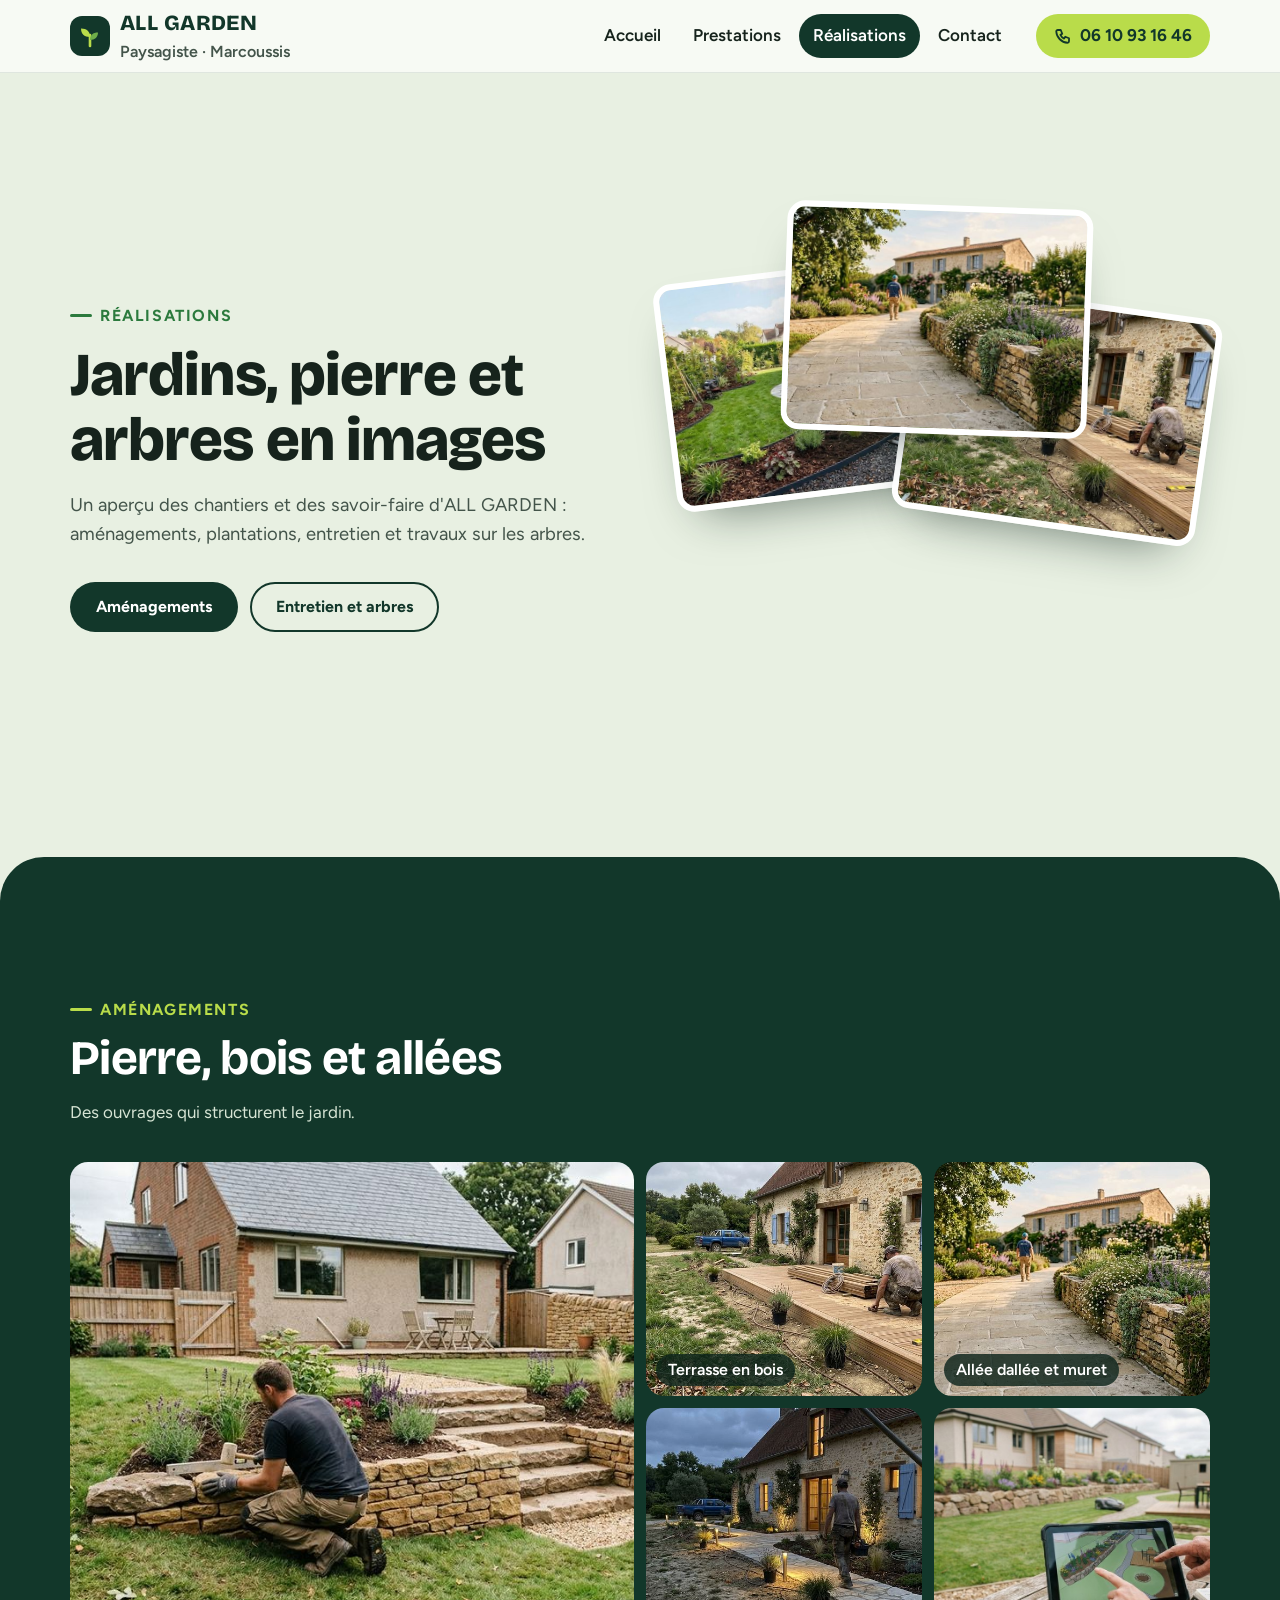
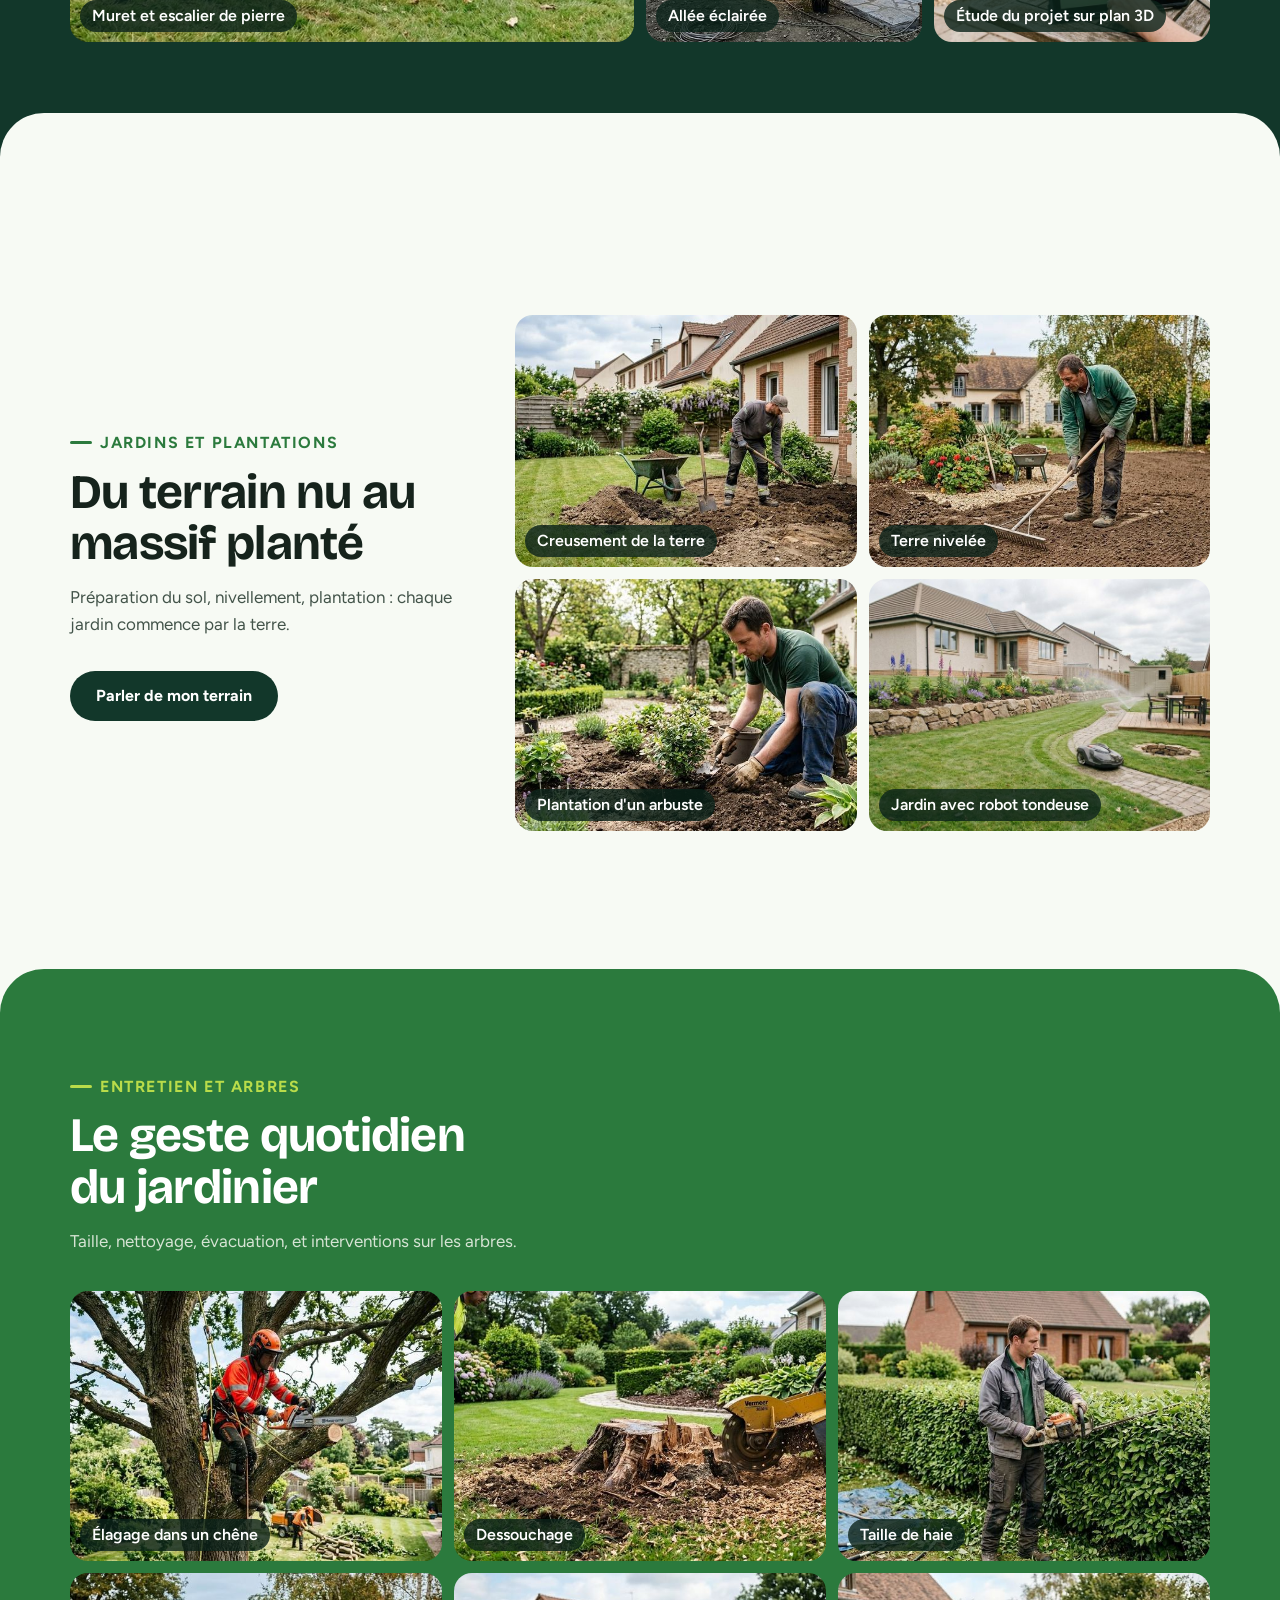
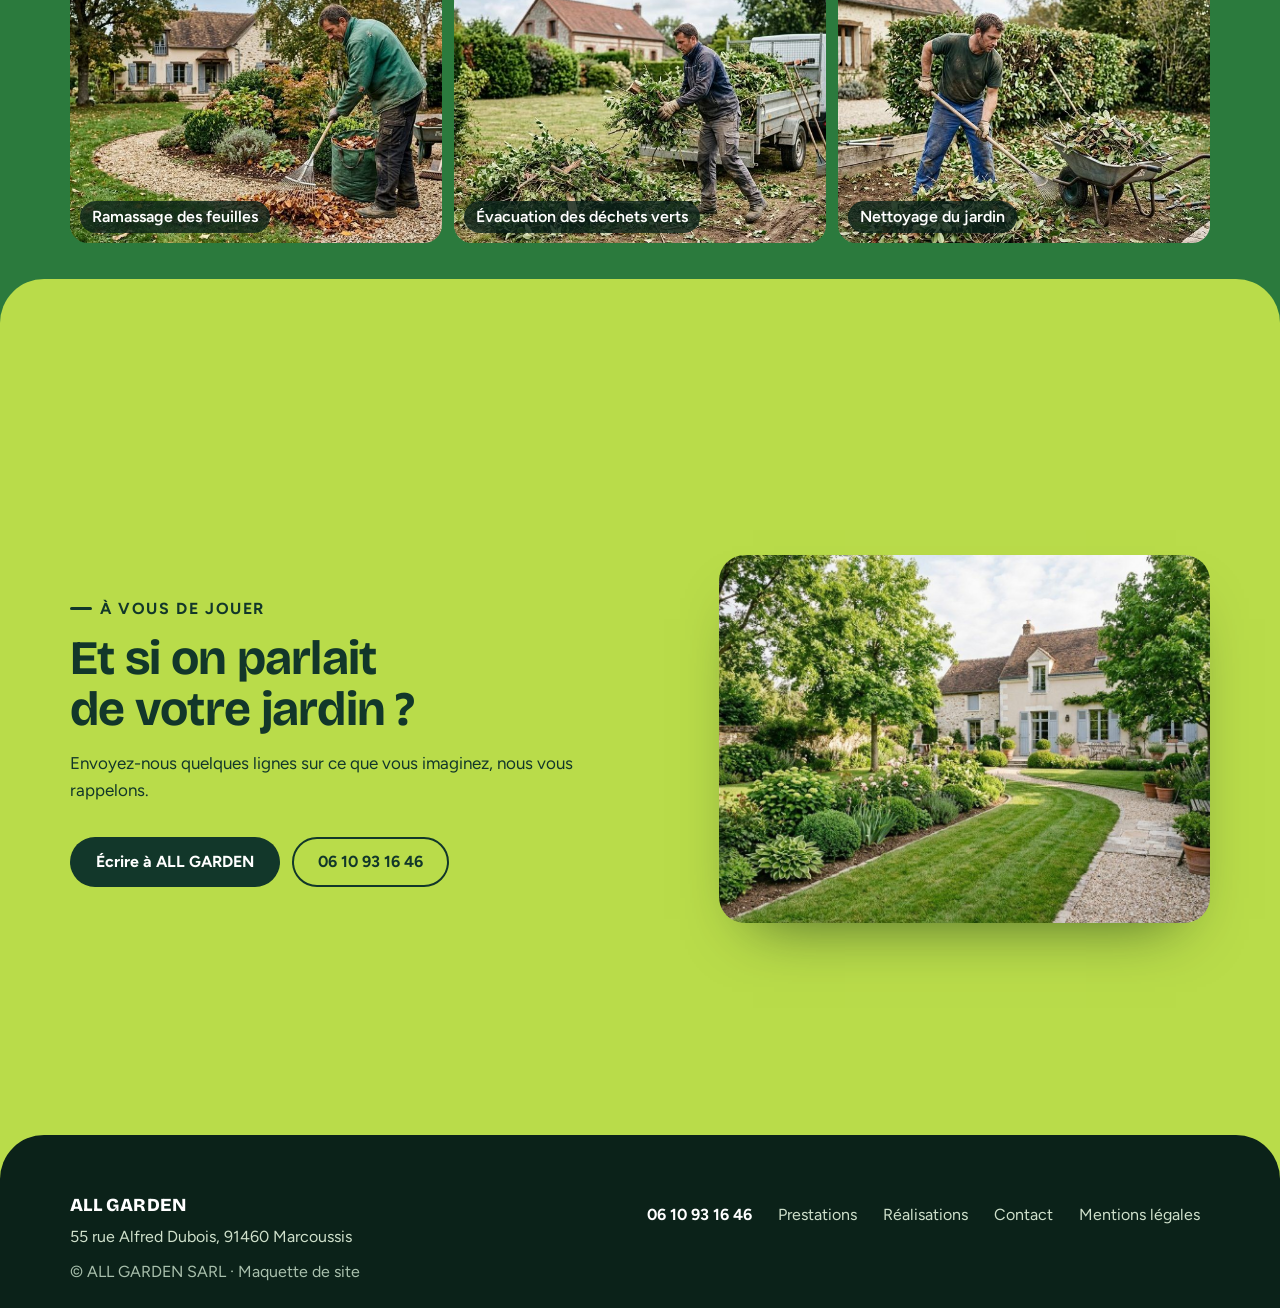
<file: realisations.html>
<!doctype html>
<html lang="fr">
<head>
<meta charset="utf-8">
<meta name="viewport" content="width=device-width, initial-scale=1">
<title>Réalisations en images | ALL GARDEN, paysagiste à Marcoussis</title>
<meta name="description" content="Aménagements en pierre et en bois, plantations, entretien et travaux sur les arbres : un aperçu en images des savoir-faire d'ALL GARDEN, paysagiste à Marcoussis (91).">
<meta name="theme-color" content="#12372a">
<link rel="icon" href="favicon.svg" type="image/svg+xml">
<link rel="preconnect" href="https://fonts.googleapis.com">
<link rel="preconnect" href="https://fonts.gstatic.com" crossorigin>
<link rel="stylesheet" href="https://fonts.googleapis.com/css2?family=Bricolage+Grotesque:opsz,wght@12..96,500;12..96,700;12..96,800&amp;family=Figtree:wght@400;500;600;700&amp;display=swap">
<link rel="stylesheet" href="style.css">
</head>
<body>
<a class="skip" href="#contenu">Aller au contenu</a>
<header class="top">
  <div class="wrap">
    <a class="logo" href="https://webaunet.github.io/all-garden/" aria-label="ALL GARDEN, accueil">
      <svg width="40" height="40" viewBox="0 0 40 40" aria-hidden="true"><rect width="40" height="40" rx="12" fill="#12372a"/><path d="M20 30V19" stroke="#b9dc4a" stroke-width="2.6" stroke-linecap="round"/><path d="M20 21c-6 0-9-3.4-9-8.5 6 0 9 3 9 8.5Z" fill="#b9dc4a"/><path d="M20 24c5 0 8-3 8-7.5-5.2 0-8 2.6-8 7.5Z" fill="#6fae4a"/></svg>
      <span><b>ALL GARDEN</b><small>Paysagiste · Marcoussis</small></span>
    </a>
    <nav id="menu" aria-label="Navigation principale"><ul><li><a href="index.html">Accueil</a></li><li><a href="prestations.html">Prestations</a></li><li><a href="realisations.html" aria-current="page">Réalisations</a></li><li><a href="contact.html">Contact</a></li></ul></nav>
    <a class="call" href="tel:+33610931646" aria-label="Appeler le 06 10 93 16 46">
      <svg width="18" height="18" viewBox="0 0 24 24" fill="none" stroke="currentColor" stroke-width="2.4" stroke-linecap="round" stroke-linejoin="round" aria-hidden="true"><path d="M5 4h4l2 5-2.5 1.5a11 11 0 0 0 5 5L15 13l5 2v4a2 2 0 0 1-2 2A16 16 0 0 1 3 6a2 2 0 0 1 2-2Z"/></svg>
      <span>06 10 93 16 46</span>
    </a>
    <button class="burger" type="button" aria-label="Ouvrir le menu" aria-expanded="false" aria-controls="menu"><span></span></button>
  </div>
</header>
<main id="contenu">

  <section class="ph bg-mist" aria-labelledby="t-ph">
    <div class="wrap g2">
      <div>
        <span class="eyebrow">Réalisations</span>
        <h1 id="t-ph">Jardins, pierre et arbres en images</h1>
        <p class="lead">Un aperçu des chantiers et des savoir-faire d'ALL GARDEN : aménagements, plantations, entretien et travaux sur les arbres.</p>
        <div class="actions"><a class="btn btn-dark" href="#amenagements">Aménagements</a><a class="btn btn-ghost" href="#entretien">Entretien et arbres</a></div>
      </div>
      <div class="fan">
        <figure><img src="images/creation-espace-vert.jpg" width="800" height="436" alt="Massif de graminées et de vivaces planté le long d'une pelouse à bordure courbe, devant une maison contemporaine"></figure>
        <figure><img src="images/allee-pierre-muret.jpg" width="800" height="436" alt="Allée dallée de pierre claire longeant un muret de pierres et des massifs fleuris"></figure>
        <figure><img src="images/terrasse-bois.jpg" width="800" height="436" alt="Pose d'une terrasse en bois devant une maison en pierre"></figure>
      </div>
    </div>
  </section>

  <section class="band bg-forest" id="amenagements" aria-labelledby="t-a">
    <div class="wrap">
      <div class="head"><span class="eyebrow">Aménagements</span><h2 id="t-a">Pierre, bois et allées</h2><p>Des ouvrages qui structurent le jardin.</p></div>
      <div class="gal gal-a">
        <figure><img src="images/muret-pierre-escalier.jpg" width="1000" height="545" alt="Muret de pierres et escalier de pierre en construction dans un jardin, avec une maison en briques au fond" loading="lazy" style="object-position:25% 60%"><figcaption class="cap">Muret et escalier de pierre</figcaption></figure>
        <figure><img src="images/terrasse-bois.jpg" width="800" height="436" alt="Pose d'une terrasse en bois devant une maison en pierre" loading="lazy"><figcaption class="cap">Terrasse en bois</figcaption></figure>
        <figure><img src="images/allee-pierre-muret.jpg" width="800" height="436" alt="Allée dallée de pierre claire longeant un muret de pierres et des massifs fleuris" loading="lazy"><figcaption class="cap">Allée dallée et muret</figcaption></figure>
        <figure><img src="images/allee-dallee-soir.jpg" width="800" height="436" alt="Allée dallée éclairée par des balises, menant à une maison en pierre au crépuscule" loading="lazy"><figcaption class="cap">Allée éclairée</figcaption></figure>
        <figure><img src="images/conception-tablette.jpg" width="1000" height="545" alt="Deux personnes consultant un plan de jardin en 3D sur une tablette, avec un massif bordé d'un muret de pierre en arrière-plan" loading="lazy"><figcaption class="cap">Étude du projet sur plan 3D</figcaption></figure>
      </div>
    </div>
  </section>

  <section class="band bg-paper" id="jardins" aria-labelledby="t-j">
    <div class="wrap split">
      <div>
        <span class="eyebrow" style="color:var(--leaf)">Jardins et plantations</span>
        <h2 class="sect-h" id="t-j">Du terrain nu au massif planté</h2>
        <p class="sect-p">Préparation du sol, nivellement, plantation : chaque jardin commence par la terre.</p>
        <div class="actions"><a class="btn btn-dark" href="contact.html">Parler de mon terrain</a></div>
      </div>
      <div class="gal gal-b">
        <figure><img src="images/terrassement-fouille.jpg" width="800" height="447" alt="Jardinier creusant la terre à la pelle près d'une brouette, devant une maison en briques" loading="lazy"><figcaption class="cap">Creusement de la terre</figcaption></figure>
        <figure><img src="images/nivellement-terrain.jpg" width="800" height="437" alt="Jardinier ratissant une terre fraîchement nivelée, avec un massif de graviers courbe et une maison au fond" loading="lazy"><figcaption class="cap">Terre nivelée</figcaption></figure>
        <figure><img src="images/plantation.jpg" width="800" height="437" alt="Jardinier à genoux plantant un arbuste dans un massif fraîchement ameubli" loading="lazy"><figcaption class="cap">Plantation d'un arbuste</figcaption></figure>
        <figure><img src="images/robot-tonte.jpg" width="1000" height="545" alt="Robot tondeuse sur une pelouse rayée, avec une allée dallée, une terrasse en bois et un massif au pied d'un muret de pierre" loading="lazy"><figcaption class="cap">Jardin avec robot tondeuse</figcaption></figure>
      </div>
    </div>
  </section>

  <section class="band bg-leaf" id="entretien" aria-labelledby="t-e">
    <div class="wrap">
      <div class="head"><span class="eyebrow">Entretien et arbres</span><h2 id="t-e">Le geste quotidien du jardinier</h2><p>Taille, nettoyage, évacuation, et interventions sur les arbres.</p></div>
      <div class="gal gal-c">
        <figure><img src="images/elagage-cordiste.jpg" width="800" height="436" alt="Élagueur en tenue orange et casque, encordé dans un grand chêne au-dessus de maisons et de jardins" loading="lazy"><figcaption class="cap">Élagage dans un chêne</figcaption></figure>
        <figure><img src="images/dessouchage.jpg" width="800" height="436" alt="Dessouchage d'un tronc d'arbre avec une rogneuse de souche jaune, dans un jardin soigné" loading="lazy"><figcaption class="cap">Dessouchage</figcaption></figure>
        <figure><img src="images/taille-haie.jpg" width="800" height="436" alt="Jardinier taillant une haie dense au taille-haie thermique, une bâche posée au sol pour recueillir les coupes" loading="lazy"><figcaption class="cap">Taille de haie</figcaption></figure>
        <figure><img src="images/ramassage-feuilles.jpg" width="800" height="437" alt="Jardinier ramassant des feuilles mortes près d'un massif, avec un sac de déchets verts posé sur l'allée de gravier" loading="lazy"><figcaption class="cap">Ramassage des feuilles</figcaption></figure>
        <figure><img src="images/dechets-verts.jpg" width="800" height="436" alt="Jardinier chargeant des branchages dans une camionnette blanche au milieu d'un jardin" loading="lazy"><figcaption class="cap">Évacuation des déchets verts</figcaption></figure>
        <figure><img src="images/nettoyage-jardin.jpg" width="800" height="447" alt="Jardinier ratissant des branches et des feuilles dans une brouette devant une maison en pierre" loading="lazy"><figcaption class="cap">Nettoyage du jardin</figcaption></figure>
      </div>
    </div>
  </section>

  <section class="band cta-band bg-lime" aria-labelledby="t-cta">
    <div class="wrap g2">
      <div>
        <span class="eyebrow">À vous de jouer</span>
        <h2 id="t-cta">Et si on parlait de votre jardin ?</h2>
        <p>Envoyez-nous quelques lignes sur ce que vous imaginez, nous vous rappelons.</p>
        <div class="actions"><a class="btn btn-dark" href="contact.html">Écrire à ALL GARDEN</a><a class="btn btn-ghost" href="tel:+33610931646">06 10 93 16 46</a></div>
      </div>
      <figure><img src="images/hero-jardin-allee.jpg" width="1408" height="768" alt="Allée de gravier sinueuse bordée de pelouse et de massifs fleuris devant une maison en pierre" loading="lazy" style="object-position:50% 60%"></figure>
    </div>
  </section>
</main>
<footer>
  <div class="wrap">
    <div class="row">
      <div class="id"><b>ALL GARDEN</b><address>55 rue Alfred Dubois, 91460 Marcoussis</address></div>
      <ul aria-label="Liens du pied de page"><li class="t"><a href="tel:+33610931646">06 10 93 16 46</a></li><li><a href="prestations.html">Prestations</a></li><li><a href="realisations.html">Réalisations</a></li><li><a href="contact.html">Contact</a></li><li class="m"><a href="mentions-legales.html">Mentions légales</a></li></ul>
    </div>
    <div class="legal">© ALL GARDEN SARL · Maquette de site</div>
  </div>
</footer>
<div class="toast" id="toast" role="status" aria-live="polite"></div>
<script src="script.js"></script>
</body>
</html>
</file>
<file: style.css>
/* Concept : bandes de couleur aux bords courbes qui se recouvrent, comme des planches de jardin. Vert du logo (camionnette verte et blanche), citron vert en accent. */
:root{
  --forest:#12372a; --forest-deep:#0b2219; --leaf:#2b7a3d; --lime:#b9dc4a; --mist:#e8f0e2; --paper:#f7faf4; --ink:#16231c; --ink-soft:#43544a; --bark:#8a6a45;
  --display:"Bricolage Grotesque","Trebuchet MS",system-ui,sans-serif; --body:"Figtree","Segoe UI",system-ui,sans-serif;
  --r:44px; --header:72px; color-scheme:light;
}
*,*::before,*::after{box-sizing:border-box}
html{scroll-behavior:smooth;scroll-padding-top:var(--header)}
body{margin:0;background:var(--paper);color:var(--ink);font:400 17px/1.6 var(--body);-webkit-font-smoothing:antialiased}
body::before{content:"";position:fixed;inset:0 0 auto;height:env(safe-area-inset-top,0px);z-index:60;background:var(--paper)}
img{display:block;max-width:100%;height:auto}
h1,h2,h3{font-family:var(--display);line-height:1.08;margin:0;text-wrap:balance;letter-spacing:-.015em}
p{margin:0}
a{color:inherit}
:focus-visible{outline:3px solid var(--lime);outline-offset:3px;border-radius:6px}
.wrap{width:100%;max-width:1180px;margin-inline:auto;padding-left:max(20px,env(safe-area-inset-left,0px));padding-right:max(20px,env(safe-area-inset-right,0px))}

/* En-tête */
.top{position:sticky;top:env(safe-area-inset-top,0px);z-index:50;background:var(--paper);border-bottom:1px solid rgba(18,55,42,.1)}
.top .wrap{display:flex;align-items:center;gap:20px;height:var(--header)}
.logo{display:flex;align-items:center;gap:10px;min-height:44px;text-decoration:none;color:var(--forest);margin-right:auto;min-width:0}
.logo svg{flex:none}
.logo b{font:800 1.35rem/1 var(--display);letter-spacing:.02em;white-space:nowrap}
.logo small{display:block;font:600 1rem/1.2 var(--body);color:var(--ink-soft);margin-top:3px;white-space:nowrap}
nav ul{display:flex;gap:4px;list-style:none;margin:0;padding:0}
nav a{display:flex;align-items:center;min-height:44px;padding:0 14px;border-radius:999px;text-decoration:none;font-weight:600;color:var(--ink);transition:background .2s,color .2s}
nav a:hover{background:var(--mist)}
nav a[aria-current="page"]{background:var(--forest);color:#fff}
.call{display:inline-flex;align-items:center;gap:8px;min-height:44px;padding:0 18px;border-radius:999px;background:var(--lime);color:var(--forest);font-weight:700;text-decoration:none;white-space:nowrap;transition:transform .2s,background .2s}
.call:hover{background:#c9ea60;transform:translateY(-1px)}
.burger{display:none;width:48px;height:48px;border:0;border-radius:12px;background:var(--mist);color:var(--forest);cursor:pointer;place-items:center}
.burger span,.burger span::before,.burger span::after{display:block;width:22px;height:2.5px;border-radius:2px;background:currentColor;transition:transform .25s,background .25s}
.burger span{position:relative}
.burger span::before,.burger span::after{content:"";position:absolute;left:0}
.burger span::before{top:-7px}.burger span::after{top:7px}
.burger[aria-expanded="true"] span{background:transparent}
.burger[aria-expanded="true"] span::before{transform:translateY(7px) rotate(45deg)}
.burger[aria-expanded="true"] span::after{transform:translateY(-7px) rotate(-45deg)}
@media (max-width:980px){
  .burger{display:grid}
  nav{position:absolute;left:0;right:0;top:100%;background:var(--paper);border-bottom:1px solid rgba(18,55,42,.12);box-shadow:0 18px 30px -18px rgba(11,34,25,.35);display:none}
  nav.open{display:block}
  nav ul{flex-direction:column;padding:10px max(20px,env(safe-area-inset-left,0px)) 18px}
  nav a{min-height:48px;font-size:1.05rem}
  .call span{display:none}
  .call{padding:0 16px}
}
@media (max-width:420px){.logo small{display:none}}

/* Sections */
.band{position:relative;margin-top:calc(var(--r) * -1);border-radius:var(--r) var(--r) 0 0;min-height:100svh;display:flex;flex-direction:column;justify-content:center;padding-block:calc(var(--r) + 56px) calc(var(--r) + 36px)}
.eyebrow{display:inline-flex;align-items:center;gap:8px;font:700 1rem/1.2 var(--body);letter-spacing:.1em;text-transform:uppercase}
.eyebrow::before{content:"";width:22px;height:3px;border-radius:2px;background:currentColor}
.btn{display:inline-flex;align-items:center;justify-content:center;gap:8px;min-height:50px;padding:0 24px;border-radius:999px;font-weight:700;text-decoration:none;border:2px solid transparent;cursor:pointer;font-size:1rem;font-family:inherit;transition:transform .2s,background .2s,color .2s}
.btn:hover{transform:translateY(-2px)}
.btn-lime{background:var(--lime);color:var(--forest)}
.btn-lime:hover{background:#c9ea60}
.btn-line{border-color:rgba(255,255,255,.7);color:#fff;background:transparent}
.btn-line:hover{background:rgba(255,255,255,.14)}
.btn-dark{background:var(--forest);color:#fff}

/* 1 Accueil */
.hero{position:relative;z-index:1;color:#fff;min-height:calc(100svh - var(--header));padding-bottom:calc(var(--r) + 24px);display:flex;align-items:flex-end;overflow:hidden;background:var(--forest)}
.hero>img{position:absolute;inset:0;width:100%;height:100%;object-fit:cover;object-position:50% 62%}
.hero::after{content:"";position:absolute;inset:0;background:linear-gradient(95deg,rgba(11,34,25,.9) 0%,rgba(11,34,25,.62) 48%,rgba(11,34,25,.08) 100%)}
.hero .wrap{position:relative;z-index:2;padding-top:90px}
.hero h1{font-size:clamp(2.3rem,6vw,4.5rem);font-weight:800;max-width:15ch}
.hero h1 em{font-style:normal;color:var(--lime)}
.hero p.lead{font-size:clamp(1.05rem,2vw,1.28rem);max-width:46ch;margin-top:22px;color:#eef5ea}
.hero .eyebrow{color:var(--lime);margin-bottom:22px}
.actions{display:flex;flex-wrap:wrap;gap:12px;margin-top:32px}
.facts{display:flex;flex-wrap:wrap;gap:10px;margin:40px 0 0;padding:0;list-style:none}
.facts li{padding:9px 16px;border-radius:999px;background:rgba(255,255,255,.14);border:1px solid rgba(255,255,255,.28);backdrop-filter:blur(6px);font-weight:600;font-size:1rem}

/* 2 Métiers */
.metiers{z-index:2;background:var(--paper)}
.head{max-width:640px}
.head .eyebrow{color:var(--leaf)}
.head h2{font-size:clamp(1.9rem,4vw,3rem);margin-top:14px}
.head p{margin-top:14px;color:var(--ink-soft)}
.cards{display:grid;grid-template-columns:repeat(3,1fr);gap:22px;margin-top:40px}
.card{background:#fff;border-radius:22px;overflow:hidden;box-shadow:0 1px 2px rgba(11,34,25,.08),0 18px 36px -22px rgba(11,34,25,.4);display:flex;flex-direction:column;min-width:0}
.card img{width:100%;aspect-ratio:16/10;object-fit:cover}
.card .in{padding:24px 24px 28px;display:flex;flex-direction:column;gap:12px;flex:1}
.pill{align-self:flex-start;padding:5px 14px;border-radius:999px;font:700 1rem/1.2 var(--body)}
.p1{background:var(--mist);color:var(--leaf)}.p2{background:var(--lime);color:var(--forest)}.p3{background:#efe3d2;color:#6b4d2a}
.card h3{font-size:1.5rem}
.card p{color:var(--ink-soft)}
.card ul{margin:auto 0 0;padding:14px 0 0;list-style:none;border-top:1px solid rgba(18,55,42,.12);display:grid;gap:6px;font-weight:600}
.card li{display:flex;gap:10px;align-items:flex-start}
.card li::before{content:"";flex:none;width:9px;height:9px;margin-top:.55em;border-radius:50% 0 50% 0;background:var(--leaf)}
@media (max-width:980px){.cards{grid-template-columns:1fr}.cards .card{flex-direction:row}.cards .card img{width:42%;aspect-ratio:auto;height:100%;min-height:220px}}
@media (max-width:640px){.cards{gap:14px;margin-top:28px}.cards .card img{width:34%;min-height:0}.cards .card .in{padding:16px 16px 18px;gap:8px}.cards .card h3{font-size:1.2rem}.cards .card p{display:none}.cards .card ul{padding-top:10px;font-size:1rem}.band{padding-block:calc(var(--r) + 36px) 44px}}

/* 3 Aménagements */
.dur{z-index:3;background:var(--forest);color:#fff}
.dur .grid{display:grid;grid-template-columns:5fr 7fr;gap:48px;align-items:center}
.dur .eyebrow{color:var(--lime)}
.dur h2{font-size:clamp(1.9rem,4vw,3rem);margin-top:14px}
.dur .txt p{margin-top:16px;color:#d6e4d4}
.dur .txt .actions{margin-top:28px}
.mosaic{display:grid;grid-template-columns:1.15fr 1fr;grid-template-rows:1fr 1fr 1fr;gap:12px;min-height:min(70svh,640px)}
.mosaic figure{margin:0;position:relative;border-radius:18px;overflow:hidden;min-height:150px}
.mosaic figure:first-child{grid-row:1/4}
.mosaic img{position:absolute;inset:0;width:100%;height:100%;object-fit:cover}
.mosaic figcaption{position:absolute;left:10px;bottom:10px;padding:6px 12px;border-radius:999px;background:rgba(11,34,25,.78);font:600 1rem/1.2 var(--body)}
@media (max-width:980px){.dur .grid{grid-template-columns:1fr;gap:32px}.mosaic{min-height:0;grid-template-rows:repeat(3,minmax(150px,26vw))}}
@media (max-width:560px){.mosaic{grid-template-columns:1fr 1fr;grid-template-rows:240px 150px 150px}.mosaic figure:first-child{grid-row:auto;grid-column:1/3}.mosaic figure:last-child{grid-column:1/3}.mosaic{grid-template-rows:240px 150px 150px}.hero::after{background:linear-gradient(180deg,rgba(11,34,25,.55) 0%,rgba(11,34,25,.88) 100%)}}

/* 4 À propos */
.apropos{z-index:4;background:var(--mist)}
.about{display:grid;grid-template-columns:1fr 1fr;gap:0;background:#fff;border-radius:28px;overflow:hidden;box-shadow:0 30px 60px -34px rgba(11,34,25,.55)}
.about .copy{padding:clamp(28px,5vw,60px);display:flex;flex-direction:column;gap:16px;justify-content:center}
.about .eyebrow{color:var(--leaf)}
.about h2{font-size:clamp(1.8rem,3.6vw,2.7rem)}
.about p{color:var(--ink-soft)}
.about .visual{position:relative;min-height:340px}
.about .visual img{position:absolute;inset:0;width:100%;height:100%;object-fit:cover;object-position:60% 50%}
.stamp{position:absolute;left:18px;bottom:18px;right:18px;display:flex;flex-wrap:wrap;gap:10px}
.stamp span{padding:10px 16px;border-radius:14px;background:var(--forest);color:#fff;font-weight:600;font-size:1rem;line-height:1.3}
.stamp b{display:block;font:800 1.5rem/1.1 var(--display);color:var(--lime)}
.about .ident{display:flex;flex-wrap:wrap;gap:8px 22px;margin-top:6px;padding-top:16px;border-top:1px solid rgba(18,55,42,.12);font-size:1rem;color:var(--ink-soft)}
@media (max-width:860px){.about{grid-template-columns:1fr}.about .visual{min-height:300px;order:-1}}

/* 5 Contact */
.contact{z-index:5;background:var(--leaf);color:#fff}
.contact .grid{display:grid;grid-template-columns:1.1fr .9fr;gap:48px;align-items:center}
.contact .eyebrow{color:var(--lime)}
.contact h2{font-size:clamp(2rem,4.4vw,3.4rem);margin-top:14px}
.contact p{margin-top:16px;max-width:48ch;color:#eaf5e4}
.tel{display:block;margin-top:26px;font:800 clamp(2rem,5vw,3.4rem)/1 var(--display);letter-spacing:-.01em;user-select:all;-webkit-user-select:all}
.contact .loc{margin-top:10px;font-weight:600;color:#d8ecd0}
.contact figure{margin:0;border-radius:26px;overflow:hidden;aspect-ratio:4/3;box-shadow:0 30px 60px -30px rgba(0,0,0,.55);transform:rotate(1.5deg)}
.contact figure img{width:100%;height:100%;object-fit:cover}
@media (max-width:860px){.contact .grid{grid-template-columns:1fr}.contact figure{order:-1;transform:none;aspect-ratio:16/10}}

/* Pied de page */
footer{position:relative;z-index:6;margin-top:calc(var(--r) * -1);border-radius:var(--r) var(--r) 0 0;background:var(--forest-deep);color:#cfe0cb;padding-block:calc(var(--r) + 14px) 24px;font-size:1rem}
footer .row{display:flex;flex-wrap:wrap;gap:18px 40px;align-items:flex-start;justify-content:space-between}
footer b{color:#fff;font:800 1.15rem/1.2 var(--display);letter-spacing:.02em}
footer ul{display:flex;flex-wrap:wrap;gap:2px 6px;list-style:none;margin:0;padding:0}
footer ul a{display:inline-flex;align-items:center;min-height:44px;padding:0 10px;text-decoration:none;border-radius:8px}
footer ul a:hover{color:var(--lime)}
footer address{font-style:normal;line-height:1.5;margin-top:6px}
footer .t a{color:#fff;font-weight:700}
footer .legal{margin-top:10px;font-size:1rem;color:#a9c0ad}
footer .tl{display:inline-flex;align-items:center;min-height:44px;color:#fff;font-weight:700;text-decoration:none}

/* Message d'information */
.toast{position:fixed;left:50%;bottom:calc(20px + env(safe-area-inset-bottom,0px));transform:translate(-50%,30px);z-index:80;max-width:min(92vw,440px);padding:14px 20px;border-radius:14px;background:var(--forest);color:#fff;font-weight:600;box-shadow:0 14px 34px -10px rgba(0,0,0,.5);opacity:0;pointer-events:none;transition:opacity .25s,transform .25s}
.toast.on{opacity:1;transform:translate(-50%,0)}
/* ===== Pages intérieures ===== */
main>.band{z-index:2}
.skip{position:absolute;left:-999px;top:8px;z-index:100;background:#fff;color:var(--forest);padding:10px 16px;border-radius:10px;font-weight:700}
.skip:focus{left:16px}
.bg-paper{background:var(--paper);color:var(--ink)}
.bg-mist{background:var(--mist);color:var(--ink)}
.bg-forest{background:var(--forest);color:#fff}
.bg-leaf{background:var(--leaf);color:#fff}
.bg-lime{background:var(--lime);color:var(--forest)}
.bg-forest .eyebrow,.bg-leaf .eyebrow{color:var(--lime)}
.bg-lime .eyebrow{color:var(--forest)}
.bg-forest .head p,.bg-leaf .head p{color:#d6e4d4}
.bg-forest .head h2,.bg-leaf .head h2{color:#fff}
.btn-ghost{border-color:var(--forest);color:var(--forest);background:transparent}
.btn-ghost:hover{background:rgba(18,55,42,.09)}
.ph{position:relative;z-index:1;min-height:calc(100svh - var(--header));display:flex;align-items:center;padding-block:48px calc(var(--r) + 48px);overflow:hidden}
.ph .g2{display:grid;grid-template-columns:1fr 1fr;gap:48px;align-items:center}
.ph h1{font-size:clamp(2.2rem,5vw,3.8rem);font-weight:800;margin-top:16px}
.ph .lead{font-size:1.15rem;margin-top:18px;max-width:46ch}
.ph.bg-forest .lead{color:#d6e4d4}
.ph.bg-mist .lead{color:var(--ink-soft)}
.ph .eyebrow{color:var(--leaf)}
.ph.bg-forest .eyebrow{color:var(--lime)}
.sect-h{font-size:clamp(1.9rem,4vw,3rem);margin-top:14px}
.sect-p{margin-top:14px;max-width:56ch}
.bg-paper .sect-p,.bg-mist .sect-p{color:var(--ink-soft)}
.bg-leaf .sect-p,.bg-forest .sect-p{color:#e3f0dc}

/* Prestations : en-tête trio */
.trio{display:grid;grid-template-columns:1.1fr 1fr;grid-template-rows:1fr 1fr;gap:12px;height:min(62svh,540px)}
.trio figure{margin:0;position:relative;border-radius:20px;overflow:hidden;min-height:140px}
.trio figure:first-child{grid-row:1/3}
.trio img{position:absolute;inset:0;width:100%;height:100%;object-fit:cover}
.amenager .grid{display:grid;grid-template-columns:1.15fr .85fr;gap:22px;margin-top:36px}
.amenager .stack{display:grid;gap:22px}
.card.wide img{aspect-ratio:16/9}
.card.row{flex-direction:row}
.card.row img{width:42%;aspect-ratio:auto;height:auto;min-height:100%}
.card.ico .in{justify-content:center;min-height:200px}
.card.ico svg{width:46px;height:46px;color:var(--leaf)}
.aud{display:grid;grid-template-columns:1fr 1fr;gap:14px;margin-top:26px}
.aud div{padding:18px 20px;border-radius:18px;background:#fff;box-shadow:0 1px 2px rgba(11,34,25,.08)}
.aud b{display:block;font:700 1.1rem/1.2 var(--display);color:var(--forest)}
.aud span{display:block;margin-top:6px;font-size:1rem;color:var(--ink-soft)}
.duo{position:relative;height:min(62svh,540px)}
.duo figure{margin:0;position:absolute;border-radius:22px;overflow:hidden;box-shadow:0 26px 50px -28px rgba(11,34,25,.6)}
.duo figure:first-child{left:0;top:0;width:68%;aspect-ratio:4/3}
.duo figure:last-child{right:0;bottom:0;width:62%;aspect-ratio:4/3;border:6px solid var(--mist)}
.duo img{width:100%;height:100%;object-fit:cover}
.arbres .g2{display:grid;grid-template-columns:5fr 6fr;gap:48px;align-items:center}
.arbres figure{margin:0;border-radius:26px;overflow:hidden;aspect-ratio:4/5;max-height:70svh;width:100%}
.arbres figure img{width:100%;height:100%;object-fit:cover;object-position:50% 30%}
.tiles{display:grid;gap:14px;margin-top:28px}
.tile{padding:20px 22px;border-radius:18px;background:rgba(255,255,255,.12);border:1px solid rgba(255,255,255,.26)}
.tile h3{font-size:1.3rem}
.tile p{margin-top:6px;color:#e3f0dc}
.cta-band{padding-block-end:80px}
.cta-band .g2{display:grid;grid-template-columns:1.1fr .9fr;gap:48px;align-items:center}
.cta-band h2{font-size:clamp(1.9rem,4vw,3rem);margin-top:14px}
.cta-band p{margin-top:14px;max-width:46ch}
.cta-band figure{margin:0;border-radius:26px;overflow:hidden;aspect-ratio:4/3;box-shadow:0 30px 60px -34px rgba(11,34,25,.7)}
.cta-band figure img{width:100%;height:100%;object-fit:cover}
.cta-band .tel2{display:block;margin-top:18px;font:800 clamp(1.6rem,3.6vw,2.4rem)/1 var(--display);user-select:all;-webkit-user-select:all}

/* Réalisations */
.fan{position:relative;height:min(60svh,520px)}
.fan figure{margin:0;position:absolute;width:56%;aspect-ratio:4/3;border-radius:18px;overflow:hidden;border:6px solid #fff;box-shadow:0 26px 50px -26px rgba(11,34,25,.6)}
.fan figure img{width:100%;height:100%;object-fit:cover}
.fan figure:nth-child(1){left:0;top:12%;transform:rotate(-7deg)}
.fan figure:nth-child(2){left:22%;top:0;transform:rotate(2deg);z-index:2}
.fan figure:nth-child(3){right:0;top:18%;transform:rotate(8deg);z-index:1}
.gal{display:grid;gap:12px}
.gal figure{margin:0;position:relative;border-radius:18px;overflow:hidden;min-height:170px}
.gal img{position:absolute;inset:0;width:100%;height:100%;object-fit:cover}
.cap{position:absolute;left:10px;bottom:10px;max-width:calc(100% - 20px);padding:6px 12px;border-radius:999px;background:rgba(11,34,25,.8);color:#fff;font:600 1rem/1.25 var(--body)}
.gal-a{grid-template-columns:repeat(4,1fr);grid-template-rows:repeat(2,minmax(200px,26svh));margin-top:36px}
.gal-a figure:first-child{grid-column:1/3;grid-row:1/3}
.gal-b{grid-template-columns:1fr 1fr;grid-template-rows:repeat(2,minmax(200px,28svh))}
.split{display:grid;grid-template-columns:4fr 7fr;gap:48px;align-items:center}
.gal-c{grid-template-columns:repeat(3,1fr);grid-template-rows:repeat(2,minmax(210px,30svh));margin-top:36px}

/* Contact */
.cp{display:grid;grid-template-columns:1fr 1fr;gap:48px;align-items:start}
.cp h1{font-size:clamp(2.2rem,5vw,3.6rem);font-weight:800;margin-top:16px}
.cp .lead{margin-top:16px;font-size:1.1rem;color:var(--ink-soft);max-width:44ch}
.bigtel{display:block;min-height:44px;margin-top:22px;font:800 clamp(2rem,4.6vw,3.2rem)/1 var(--display);color:var(--forest);text-decoration:none}
.bigtel:hover{color:var(--leaf)}
.info{margin-top:22px;display:grid;gap:10px;font-size:1.02rem}
.info a{font-weight:700}
.formcard{background:#fff;border-radius:26px;padding:clamp(22px,3.4vw,44px);box-shadow:0 30px 60px -34px rgba(11,34,25,.55);max-width:860px;margin-inline:auto}
.cfig{margin:0;border-radius:26px;overflow:hidden;aspect-ratio:4/3}
.cfig img{width:100%;height:100%;object-fit:cover}
.doc-wide{max-width:820px;margin-inline:auto}
.doc-wide h2{font-size:1.8rem}
.doc-wide p{color:var(--ink-soft);font-size:1.1rem}
.ph .doc{align-self:center}
.formcard h2{font-size:1.5rem}
.fld{margin-top:16px;display:grid;gap:6px}
.fld label{font-weight:700;font-size:1rem}
.fld .opt{font-weight:500;color:var(--ink-soft)}
.fld input,.fld select,.fld textarea{width:100%;min-height:48px;padding:10px 14px;border:2px solid #b9c9b4;border-radius:12px;font:inherit;font-size:1rem;background:#fff;color:var(--ink)}
.fld textarea{min-height:120px;resize:vertical}
.fld input:focus,.fld select:focus,.fld textarea:focus{outline:3px solid rgba(43,122,61,.35);border-color:var(--leaf)}
.fld [aria-invalid="true"]{border-color:#b3261e}
.err{min-height:0;color:#b3261e;font-size:1rem;font-weight:600}
.row2{display:grid;grid-template-columns:1fr 1fr;gap:0 16px}
.formcard .btn{margin-top:22px;width:100%}
.recap{margin-top:22px;padding:20px;border-radius:18px;background:var(--mist)}
.recap h3{font-size:1.2rem}
.recap pre{margin:12px 0 0;white-space:pre-wrap;word-break:break-word;font:500 1rem/1.55 var(--body);padding:14px;border-radius:12px;background:#fff;user-select:all;-webkit-user-select:all}
.recap .actions{margin-top:16px}
.recap .note{margin-top:12px;font-size:1rem;color:var(--ink-soft)}
.where{display:grid;grid-template-columns:1fr 1fr;gap:48px;align-items:center}
.where figure{margin:0;border-radius:26px;overflow:hidden;aspect-ratio:4/3}
.where figure img{width:100%;height:100%;object-fit:cover}
.where address{font-style:normal;font-size:1.2rem;line-height:1.6;margin-top:18px}
.where .actions{margin-top:24px}

/* Mentions légales */
.docs{display:grid;grid-template-columns:1fr 1fr;gap:22px;margin-top:34px}
.doc{background:#fff;border-radius:22px;padding:clamp(22px,3vw,34px);box-shadow:0 1px 2px rgba(11,34,25,.08),0 18px 36px -24px rgba(11,34,25,.4)}
.doc h2,.doc h3{font-size:1.4rem}
.doc dl{margin:16px 0 0;display:grid;gap:12px}
.doc dt{font:700 1rem/1.2 var(--body);color:var(--leaf)}
.doc dd a{display:inline-flex;align-items:center;min-height:44px}
.doc dd{margin:2px 0 0}
.doc p{margin-top:12px;color:var(--ink-soft)}
.doc p+p{margin-top:10px}

@media (max-width:980px){
  .ph .g2,.arbres .g2,.cta-band .g2,.split,.cp,.where{grid-template-columns:1fr;gap:32px}
  .trio{height:auto;grid-template-rows:200px 150px}
  .amenager .grid{grid-template-columns:1fr}
  .card.row{flex-direction:row}
  .duo{height:auto;min-height:0;aspect-ratio:16/10}
  .arbres figure{aspect-ratio:16/10;max-height:none}
  .cta-band figure,.where figure{aspect-ratio:16/10}
  .gal-a{grid-template-columns:1fr 1fr;grid-template-rows:240px repeat(2,170px)}
  .gal-a figure:first-child{grid-column:1/3;grid-row:auto}
  .gal-b{grid-template-rows:repeat(2,minmax(150px,28vw))}
  .gal-c{grid-template-columns:1fr 1fr;grid-template-rows:repeat(3,minmax(150px,28vw))}
  .fan{height:min(64vw,420px)}
  .docs{grid-template-columns:1fr}
}
@media (max-width:640px){
  .card.row{flex-direction:column}
  .card.row img{width:100%;min-height:0;aspect-ratio:16/10}
  .trio{grid-template-columns:1fr 1fr;grid-template-rows:190px 130px}
  .trio figure:first-child{grid-row:auto;grid-column:1/3}
  .aud{grid-template-columns:1fr}
  .row2{grid-template-columns:1fr}
  .gal-b{grid-template-rows:repeat(2,150px)}
  .gal-c{grid-template-rows:repeat(3,130px)}
  .fan figure{width:62%}
  .ph{padding-block:36px calc(var(--r) + 36px)}
}
@media (max-width:640px){
  .cfig{aspect-ratio:16/9}
  footer{padding-block:calc(var(--r) + 6px) 12px}
  footer .row{gap:4px}
  footer b{display:inline;margin-right:6px}
  footer address{display:inline;margin:0}
  footer ul a{padding:0 6px}
  footer ul .t{order:-2}footer ul .m{order:-1}
  footer .legal{margin-top:0}
  .metiers .head p,.dur .txt p+p,.about .copy p+p{display:none}
  .mosaic{grid-template-rows:200px 120px 120px}
  .about .visual{min-height:230px}
  .amenager .grid{margin-top:24px}
  .amenager .card p{display:none}
  .amenager .card.wide img{aspect-ratio:21/9}
  .amenager .card.row img{width:34%;min-height:0}
  .amenager .card .in{padding:16px;gap:8px}
  .amenager .card.row{flex-direction:row}
  .amenager .card.ico .in{min-height:0}
}
@media (min-width:641px) and (max-width:980px){
  .amenager .grid{margin-top:24px}
  .amenager .card.wide img{aspect-ratio:21/9}
  .amenager .stack{grid-template-columns:1fr 1fr}
  .amenager .card.row{flex-direction:column}
  .amenager .card.row img{width:100%;aspect-ratio:16/9;min-height:0}
  .amenager .card .in{padding:18px 20px}
}
@media (max-width:640px){.metiers .actions{margin-top:16px!important}.metiers .cards{margin-top:20px}}
@media (prefers-reduced-motion:reduce){*{transition:none!important;scroll-behavior:auto!important}}
</file>
